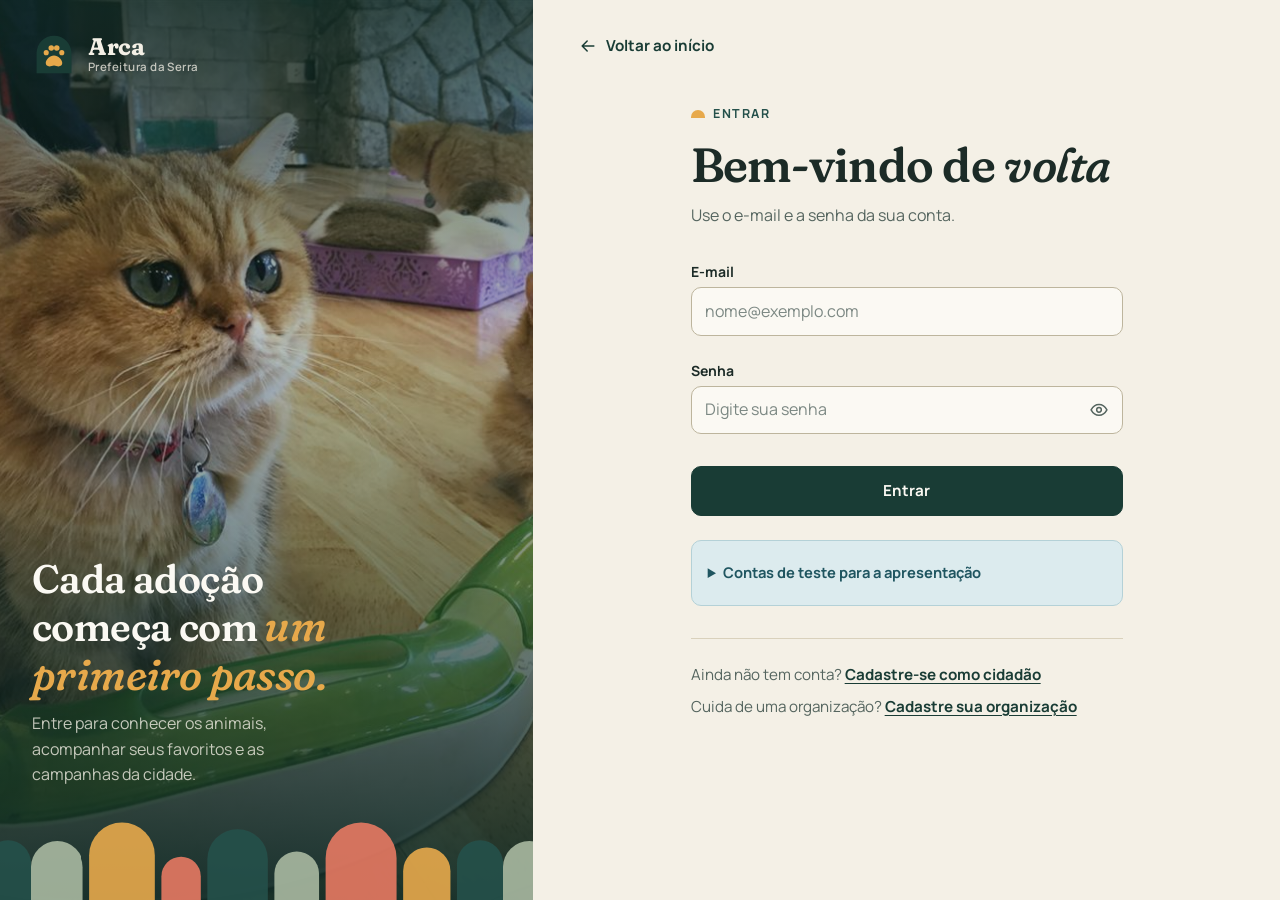
<file: adocao.html>
<!DOCTYPE html>
<html lang="pt-BR">
<head>
    <meta charset="UTF-8">
    <meta name="viewport" content="width=device-width, initial-scale=1.0">
    <title>Encontre seu companheiro - Programa Arca</title>
    <link rel="preconnect" href="https://fonts.googleapis.com">
    <link rel="preconnect" href="https://fonts.gstatic.com" crossorigin>
    <link href="https://fonts.googleapis.com/css2?family=Fraunces:ital,opsz,wght,SOFT,WONK@0,9..144,400..700,0..100,0..1;1,9..144,400..700,0..100,0..1&family=Manrope:wght@400;500;600;700;800&display=swap" rel="stylesheet">
    <link rel="stylesheet" href="./assets/css/style.css">
    <link rel="stylesheet" href="./assets/css/interno.css">
    <link rel="icon" href="./assets/imgs/favicon.svg" type="image/svg+xml">
</head>
<body>
    <a class="pular" href="#conteudo">Pular para o conteúdo</a>

    <div class="app">
        <aside class="menu" id="menu"></aside>
        <div class="veu" id="veu" hidden></div>

        <div class="principal">
            <header class="barra-mobile" id="barra-mobile"></header>

            <main class="conteudo" id="conteudo">
                <div class="cabecalho-pagina entrada">
                    <div>
                        <span class="sobrelinha">Adoção</span>
                        <h1>Quem está <em>esperando</em> por você</h1>
                        <p>Conheça um animal por vez. Se bater o coração, a organização responsável recebe seu contato.</p>
                    </div>
                    <button type="button" class="botao botao--texto" id="btn-ajuda">
                        <svg class="icone" aria-hidden="true"><use href="./assets/imgs/icons/sprite.svg#ajuda"></use></svg>
                        Como funciona?
                    </button>
                </div>

                <form class="filtros entrada" style="--i:1" id="filtros" role="search" aria-label="Filtrar animais" onsubmit="return false">
                    <div class="campo">
                        <label for="filtro-custo">Custo mensal máximo</label>
                        <input type="text" id="filtro-custo" inputmode="numeric" placeholder="Ex.: R$ 300">
                    </div>
                    <div class="campo">
                        <label for="filtro-porte">Porte</label>
                        <select id="filtro-porte">
                            <option value="">Todos os portes</option>
                            <option value="pequeno">Pequeno</option>
                            <option value="medio">Médio</option>
                            <option value="grande">Grande</option>
                        </select>
                    </div>
                    <div class="campo">
                        <label for="filtro-sexo">Sexo</label>
                        <select id="filtro-sexo">
                            <option value="">Todos</option>
                            <option value="macho">Macho</option>
                            <option value="femea">Fêmea</option>
                        </select>
                    </div>
                </form>

                <div id="swipe-card-container" class="entrada" style="--i:2" aria-live="polite"></div>

                <p class="nota-adocao entrada" style="--i:3">
                    <svg class="icone" aria-hidden="true"><use href="./assets/imgs/icons/sprite.svg#info"></use></svg>
                    <span><strong>Mantenha seus dados atualizados.</strong> É por eles que a organização entra em contato para os próximos passos da adoção.</span>
                </p>
            </main>

            <footer class="rodape-interno">© 2026 Programa Arca · Prefeitura da Serra</footer>
        </div>
    </div>

    <dialog class="dialogo" id="modal-ajuda" aria-labelledby="ajuda-titulo">
        <div class="dialogo__cabecalho">
            <h2 class="dialogo__titulo" id="ajuda-titulo">Como funciona para adotar?</h2>
            <button type="button" class="botao botao--texto botao--icone" data-fechar aria-label="Fechar">
                <svg class="icone" aria-hidden="true"><use href="./assets/imgs/icons/sprite.svg#x"></use></svg>
            </button>
        </div>
        <div class="dialogo__painel">
            <p>Ao tocar em <strong>Tenho interesse</strong>, você demonstra vontade de adotar e seus dados são enviados para a organização responsável pelo animal.</p>
            <p>A estrela guarda o animal em <strong>Favoritados</strong> para você ver depois. <strong>Ver outro</strong> mostra um novo animal.</p>
            <div class="dialogo__acoes"><button type="button" class="botao" data-fechar>Entendi</button></div>
        </div>
    </dialog>

    <script src="./assets/js/funcoes.js"></script>
    <script src="./assets/js/selecao.js"></script>
    <script src="./assets/js/conexao_bd.js"></script>
    <script src="./assets/js/sistema.js"></script>
    <script src="./assets/js/adocao.js"></script>
</body>
</html>
</file>
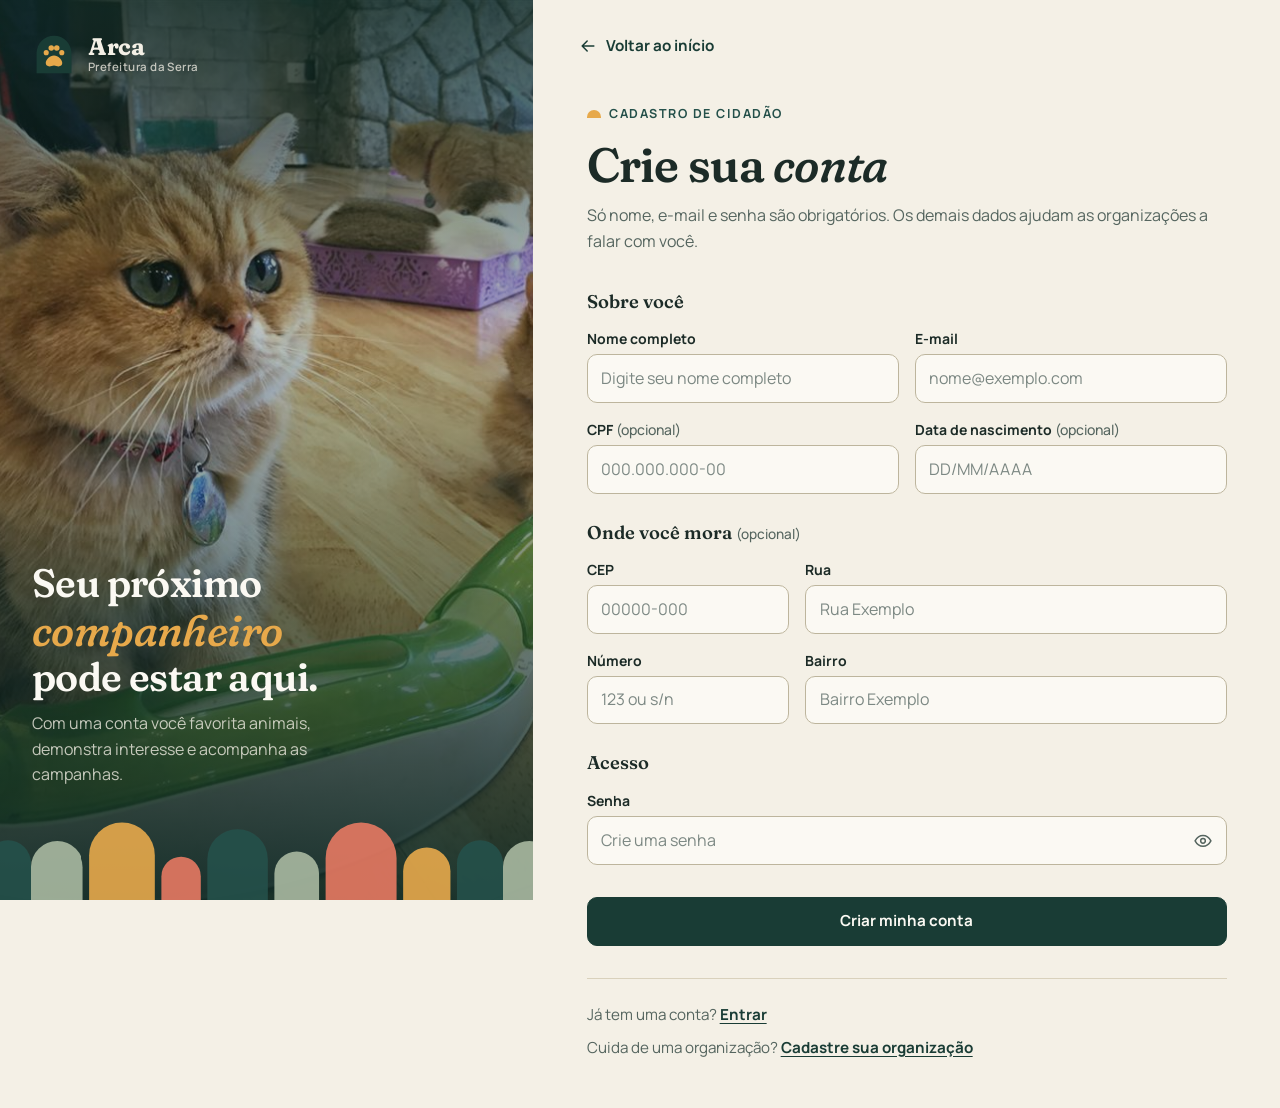
<file: cadastro.html>
<!DOCTYPE html>
<html lang="pt-BR">
<head>
    <meta charset="UTF-8">
    <meta name="viewport" content="width=device-width, initial-scale=1.0">
    <title>Cadastro de cidadão - Programa Arca</title>
    <link rel="preconnect" href="https://fonts.googleapis.com">
    <link rel="preconnect" href="https://fonts.gstatic.com" crossorigin>
    <link href="https://fonts.googleapis.com/css2?family=Fraunces:ital,opsz,wght,SOFT,WONK@0,9..144,400..700,0..100,0..1;1,9..144,400..700,0..100,0..1&family=Manrope:wght@400;500;600;700;800&display=swap" rel="stylesheet">
    <link rel="stylesheet" href="./assets/css/style.css">
    <link rel="stylesheet" href="./assets/css/publico.css">
    <link rel="icon" href="./assets/imgs/favicon.svg" type="image/svg+xml">
</head>
<body>
    <div class="auth">
        <aside class="auth__lateral sobre-escuro">
            <a class="marca marca--clara" href="./index.html" aria-label="Programa Arca, página inicial">
                <img src="./assets/imgs/Logo.svg" alt="" width="44" height="44">
                <span class="marca__texto"><strong>Arca</strong><small>Prefeitura da Serra</small></span>
            </a>
            <div>
                <h2>Seu próximo <em>companheiro</em> pode estar aqui.</h2>
                <p>Com uma conta você favorita animais, demonstra interesse e acompanha as campanhas.</p>
            </div>
            <img class="auth__fundo" src="./assets/imgs/gato-lg.jpg" alt="" style="object-position: 30% 45%">
            <div class="auth__arcos" aria-hidden="true"></div>
        </aside>

        <main class="auth__principal">
            <a class="botao botao--texto auth__voltar" href="./index.html">
                <svg class="icone" aria-hidden="true"><use href="./assets/imgs/icons/sprite.svg#seta-esquerda"></use></svg>
                Voltar ao início
            </a>

            <div class="auth__miolo entrada">
                <span class="sobrelinha">Cadastro de cidadão</span>
                <h1>Crie sua <em>conta</em></h1>
                <p class="auth__lead">Só nome, e-mail e senha são obrigatórios. Os demais dados ajudam as organizações a falar com você.</p>

                <div class="aviso aviso--erro" data-resumo role="alert" hidden style="margin-top: 1.5rem">
                    <svg class="icone" aria-hidden="true"><use href="./assets/imgs/icons/sprite.svg#alerta"></use></svg>
                    <div><strong>Não foi possível concluir o cadastro.</strong><span data-resumo-texto></span></div>
                </div>

                <form class="cadastro-form form-auth" method="post" novalidate>
                    <fieldset class="grade-campos">
                        <legend>Sobre você</legend>
                        <div class="campo span-6">
                            <label for="nome">Nome completo</label>
                            <input type="text" id="nome" name="nome" placeholder="Digite seu nome completo" autocomplete="name" required data-erro="Informe seu nome completo.">
                        </div>
                        <div class="campo span-6">
                            <label for="email">E-mail</label>
                            <input type="email" id="email" name="email" placeholder="nome@exemplo.com" autocomplete="email" required data-erro="Informe seu e-mail.">
                        </div>
                        <div class="campo span-6">
                            <label for="cpf">CPF <span class="campo__opcional">(opcional)</span></label>
                            <input type="text" id="cpf" name="cpf" inputmode="numeric" placeholder="000.000.000-00" maxlength="14" data-mascara="cpf" autocomplete="off">
                        </div>
                        <div class="campo span-6">
                            <label for="data-nascimento">Data de nascimento <span class="campo__opcional">(opcional)</span></label>
                            <input type="text" id="data-nascimento" name="data-nascimento" inputmode="numeric" placeholder="DD/MM/AAAA" maxlength="10" data-mascara="data" autocomplete="bday">
                        </div>
                    </fieldset>

                    <fieldset class="grade-campos">
                        <legend>Onde você mora <span class="campo__opcional" style="font-family: var(--fonte-texto); font-size: .85rem">(opcional)</span></legend>
                        <div class="campo span-4">
                            <label for="cep">CEP</label>
                            <input type="text" id="cep" name="cep" inputmode="numeric" placeholder="00000-000" maxlength="9" data-mascara="cep" autocomplete="postal-code">
                        </div>
                        <div class="campo span-8">
                            <label for="rua">Rua</label>
                            <input type="text" id="rua" name="rua" placeholder="Rua Exemplo" autocomplete="address-line1">
                        </div>
                        <div class="campo span-4">
                            <label for="numero">Número</label>
                            <input type="text" id="numero" name="numero" placeholder="123 ou s/n" maxlength="8">
                        </div>
                        <div class="campo span-8">
                            <label for="bairro">Bairro</label>
                            <input type="text" id="bairro" name="bairro" placeholder="Bairro Exemplo">
                        </div>
                    </fieldset>

                    <fieldset class="grade-campos">
                        <legend>Acesso</legend>
                        <div class="campo">
                            <label for="senha">Senha</label>
                            <div class="campo-senha">
                                <input type="password" id="senha" name="senha" placeholder="Crie uma senha" autocomplete="new-password" required data-erro="Crie uma senha.">
                                <button type="button" data-mostrar-senha="#senha" aria-pressed="false" aria-label="Mostrar senha">
                                    <svg class="icone" aria-hidden="true"><use href="./assets/imgs/icons/sprite.svg#olho"></use></svg>
                                </button>
                            </div>
                        </div>
                    </fieldset>

                    <div class="form-auth__acoes">
                        <button type="submit" class="botao">Criar minha conta</button>
                    </div>
                </form>

                <div class="auth__rodape-form">
                    <p>Já tem uma conta? <a href="./login.html">Entrar</a></p>
                    <p>Cuida de uma organização? <a href="./cadastro_representante.html">Cadastre sua organização</a></p>
                </div>
            </div>
        </main>
    </div>

    <script src="./assets/js/funcoes.js"></script>
    <script src="./assets/js/conexao_bd.js"></script>
    <script src="./assets/js/registro.js"></script>
</body>
</html>
</file>
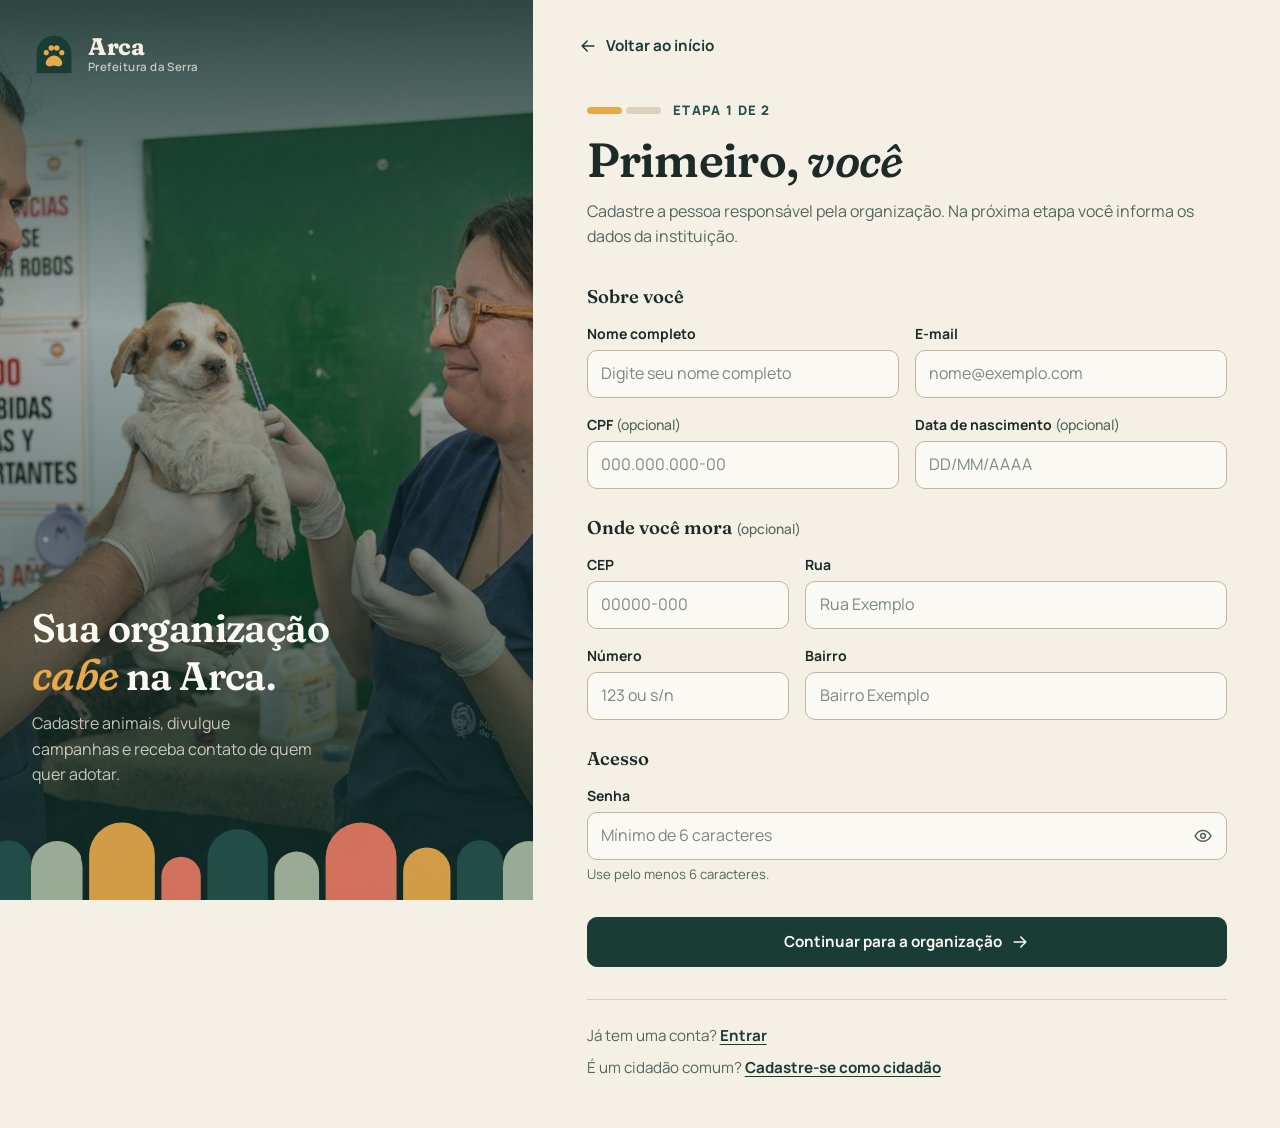
<file: cadastro_instituicao.html>
<!DOCTYPE html>
<html lang="pt-BR">
<head>
    <meta charset="UTF-8">
    <meta name="viewport" content="width=device-width, initial-scale=1.0">
    <title>Cadastro de instituição - Programa Arca</title>
    <link rel="preconnect" href="https://fonts.googleapis.com">
    <link rel="preconnect" href="https://fonts.gstatic.com" crossorigin>
    <link href="https://fonts.googleapis.com/css2?family=Fraunces:ital,opsz,wght,SOFT,WONK@0,9..144,400..700,0..100,0..1;1,9..144,400..700,0..100,0..1&family=Manrope:wght@400;500;600;700;800&display=swap" rel="stylesheet">
    <link rel="stylesheet" href="./assets/css/style.css">
    <link rel="stylesheet" href="./assets/css/publico.css">
    <link rel="icon" href="./assets/imgs/favicon.svg" type="image/svg+xml">
</head>
<body>
    <div class="auth">
        <aside class="auth__lateral sobre-escuro">
            <a class="marca marca--clara" href="./index.html" aria-label="Programa Arca, página inicial">
                <img src="./assets/imgs/Logo.svg" alt="" width="44" height="44">
                <span class="marca__texto"><strong>Arca</strong><small>Prefeitura da Serra</small></span>
            </a>
            <div>
                <h2>Agora, a <em>casa</em> de quem cuida.</h2>
                <p>Com os dados da instituição, você já pode cadastrar animais e publicar campanhas.</p>
            </div>
            <img class="auth__fundo" src="./assets/imgs/campanha-1.jpg" alt="" style="object-position: 58% 35%">
            <div class="auth__arcos" aria-hidden="true"></div>
        </aside>

        <main class="auth__principal">
            <a class="botao botao--texto auth__voltar" href="./cadastro_representante.html">
                <svg class="icone" aria-hidden="true"><use href="./assets/imgs/icons/sprite.svg#seta-esquerda"></use></svg>
                Voltar à etapa 1
            </a>

            <div class="auth__miolo entrada">
                <div class="etapas">
                    <span class="etapas__barra" aria-hidden="true"><span class="feita"></span><span class="feita"></span></span>
                    <span>Etapa 2 de 2</span>
                </div>
                <h1>Dados da <em>instituição</em></h1>
                <p class="auth__lead">Nome, CNPJ e e-mail de contato são obrigatórios. O restante pode ser completado depois.</p>

                <div class="aviso aviso--erro" data-resumo role="alert" hidden style="margin-top: 1.5rem">
                    <svg class="icone" aria-hidden="true"><use href="./assets/imgs/icons/sprite.svg#alerta"></use></svg>
                    <div><strong>Não foi possível finalizar o cadastro.</strong><span data-resumo-texto></span></div>
                </div>

                <form class="cadastro-form form-auth" method="post" novalidate>
                    <fieldset class="grade-campos">
                        <legend>Identificação</legend>
                        <div class="campo span-6">
                            <label for="nome-instituicao">Nome da instituição</label>
                            <input type="text" id="nome-instituicao" name="nome-instituicao" placeholder="Nome oficial" required data-erro="Informe o nome da instituição.">
                        </div>
                        <div class="campo span-6">
                            <label for="nome-fantasia">Nome fantasia <span class="campo__opcional">(opcional)</span></label>
                            <input type="text" id="nome-fantasia" name="nome-fantasia" placeholder="Como as pessoas conhecem vocês">
                        </div>
                        <div class="campo span-5">
                            <label for="tipo-instituicao">Tipo de instituição</label>
                            <select id="tipo-instituicao" name="tipo-instituicao">
                                <option value="ONG">ONG</option>
                                <option value="protetor">Protetor independente</option>
                                <option value="abrigo">Abrigo</option>
                                <option value="projeto">Projeto social</option>
                            </select>
                        </div>
                        <div class="campo span-4">
                            <label for="cnpj">CNPJ</label>
                            <input type="text" id="cnpj" name="cnpj" inputmode="numeric" placeholder="00.000.000/0000-00" maxlength="18" data-mascara="cnpj" required data-erro="Informe o CNPJ da instituição.">
                        </div>
                        <div class="campo span-3">
                            <label for="data-fundacao">Fundação <span class="campo__opcional">(opcional)</span></label>
                            <input type="text" id="data-fundacao" name="data-fundacao" inputmode="numeric" placeholder="DD/MM/AAAA" maxlength="10" data-mascara="data">
                        </div>
                    </fieldset>

                    <fieldset class="grade-campos">
                        <legend>Endereço <span class="campo__opcional" style="font-family: var(--fonte-texto); font-size: .85rem">(opcional)</span></legend>
                        <div class="campo span-4">
                            <label for="cep">CEP</label>
                            <input type="text" id="cep" name="cep" inputmode="numeric" placeholder="00000-000" maxlength="9" data-mascara="cep" autocomplete="postal-code">
                        </div>
                        <div class="campo span-5">
                            <label for="rua">Rua</label>
                            <input type="text" id="rua" name="rua" placeholder="Rua Exemplo" autocomplete="address-line1">
                        </div>
                        <div class="campo span-3">
                            <label for="numero">Número</label>
                            <input type="text" id="numero" name="numero" placeholder="123 ou s/n" maxlength="8">
                        </div>
                        <div class="campo">
                            <label for="bairro">Bairro</label>
                            <input type="text" id="bairro" name="bairro" placeholder="Bairro Exemplo">
                        </div>
                    </fieldset>

                    <fieldset class="grade-campos">
                        <legend>Contato</legend>
                        <div class="campo span-6">
                            <label for="celular">Celular <span class="campo__opcional">(opcional)</span></label>
                            <input type="tel" id="celular" name="celular" inputmode="tel" placeholder="(00) 00000-0000" maxlength="15" data-mascara="telefone" autocomplete="tel">
                        </div>
                        <div class="campo span-6">
                            <label for="email">E-mail de contato</label>
                            <input type="email" id="email" name="email" placeholder="contato@organizacao.org" required data-erro="Informe o e-mail de contato.">
                        </div>
                    </fieldset>

                    <div class="form-auth__acoes">
                        <a class="botao botao--contorno" href="./cadastro_representante.html">Voltar</a>
                        <button type="submit" class="botao">Finalizar cadastro</button>
                    </div>
                </form>
            </div>
        </main>
    </div>

    <script src="./assets/js/funcoes.js"></script>
    <script src="./assets/js/selecao.js"></script>
    <script src="./assets/js/conexao_bd.js"></script>
    <script src="./assets/js/cadastro_instituicao.js"></script>
</body>
</html>
</file>
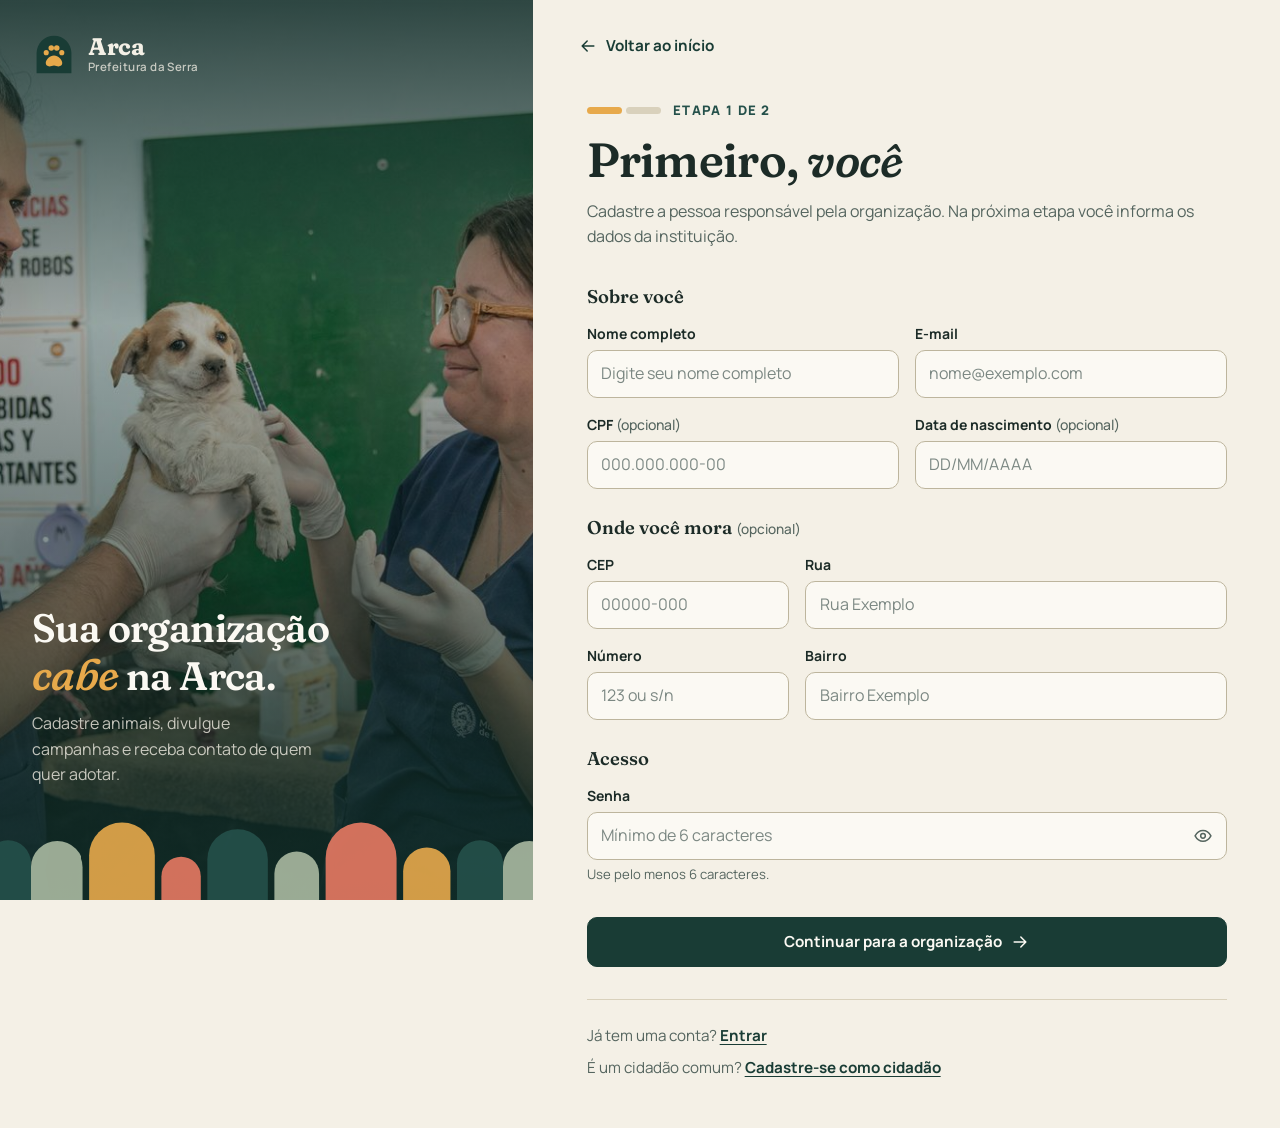
<file: cadastro_representante.html>
<!DOCTYPE html>
<html lang="pt-BR">
<head>
    <meta charset="UTF-8">
    <meta name="viewport" content="width=device-width, initial-scale=1.0">
    <title>Cadastro de representante - Programa Arca</title>
    <link rel="preconnect" href="https://fonts.googleapis.com">
    <link rel="preconnect" href="https://fonts.gstatic.com" crossorigin>
    <link href="https://fonts.googleapis.com/css2?family=Fraunces:ital,opsz,wght,SOFT,WONK@0,9..144,400..700,0..100,0..1;1,9..144,400..700,0..100,0..1&family=Manrope:wght@400;500;600;700;800&display=swap" rel="stylesheet">
    <link rel="stylesheet" href="./assets/css/style.css">
    <link rel="stylesheet" href="./assets/css/publico.css">
    <link rel="icon" href="./assets/imgs/favicon.svg" type="image/svg+xml">
</head>
<body>
    <div class="auth">
        <aside class="auth__lateral sobre-escuro">
            <a class="marca marca--clara" href="./index.html" aria-label="Programa Arca, página inicial">
                <img src="./assets/imgs/Logo.svg" alt="" width="44" height="44">
                <span class="marca__texto"><strong>Arca</strong><small>Prefeitura da Serra</small></span>
            </a>
            <div>
                <h2>Sua organização <em>cabe</em> na Arca.</h2>
                <p>Cadastre animais, divulgue campanhas e receba contato de quem quer adotar.</p>
            </div>
            <img class="auth__fundo" src="./assets/imgs/campanha-1.jpg" alt="" style="object-position: 58% 35%">
            <div class="auth__arcos" aria-hidden="true"></div>
        </aside>

        <main class="auth__principal">
            <a class="botao botao--texto auth__voltar" href="./index.html">
                <svg class="icone" aria-hidden="true"><use href="./assets/imgs/icons/sprite.svg#seta-esquerda"></use></svg>
                Voltar ao início
            </a>

            <div class="auth__miolo entrada">
                <div class="etapas">
                    <span class="etapas__barra" aria-hidden="true"><span class="feita"></span><span></span></span>
                    <span>Etapa 1 de 2</span>
                </div>
                <h1>Primeiro, <em>você</em></h1>
                <p class="auth__lead">Cadastre a pessoa responsável pela organização. Na próxima etapa você informa os dados da instituição.</p>

                <div class="aviso aviso--erro" data-resumo role="alert" hidden style="margin-top: 1.5rem">
                    <svg class="icone" aria-hidden="true"><use href="./assets/imgs/icons/sprite.svg#alerta"></use></svg>
                    <div><strong>Não foi possível continuar.</strong><span data-resumo-texto></span></div>
                </div>

                <form class="cadastro-form form-auth" method="post" novalidate>
                    <fieldset class="grade-campos">
                        <legend>Sobre você</legend>
                        <div class="campo span-6">
                            <label for="nome">Nome completo</label>
                            <input type="text" id="nome" name="nome" placeholder="Digite seu nome completo" autocomplete="name" required data-erro="Informe seu nome completo.">
                        </div>
                        <div class="campo span-6">
                            <label for="email">E-mail</label>
                            <input type="email" id="email" name="email" placeholder="nome@exemplo.com" autocomplete="email" required data-erro="Informe seu e-mail.">
                        </div>
                        <div class="campo span-6">
                            <label for="cpf">CPF <span class="campo__opcional">(opcional)</span></label>
                            <input type="text" id="cpf" name="cpf" inputmode="numeric" placeholder="000.000.000-00" maxlength="14" data-mascara="cpf" autocomplete="off">
                        </div>
                        <div class="campo span-6">
                            <label for="data-nascimento">Data de nascimento <span class="campo__opcional">(opcional)</span></label>
                            <input type="text" id="data-nascimento" name="data-nascimento" inputmode="numeric" placeholder="DD/MM/AAAA" maxlength="10" data-mascara="data" autocomplete="bday">
                        </div>
                    </fieldset>

                    <fieldset class="grade-campos">
                        <legend>Onde você mora <span class="campo__opcional" style="font-family: var(--fonte-texto); font-size: .85rem">(opcional)</span></legend>
                        <div class="campo span-4">
                            <label for="cep">CEP</label>
                            <input type="text" id="cep" name="cep" inputmode="numeric" placeholder="00000-000" maxlength="9" data-mascara="cep" autocomplete="postal-code">
                        </div>
                        <div class="campo span-8">
                            <label for="rua">Rua</label>
                            <input type="text" id="rua" name="rua" placeholder="Rua Exemplo" autocomplete="address-line1">
                        </div>
                        <div class="campo span-4">
                            <label for="numero">Número</label>
                            <input type="text" id="numero" name="numero" placeholder="123 ou s/n" maxlength="8">
                        </div>
                        <div class="campo span-8">
                            <label for="bairro">Bairro</label>
                            <input type="text" id="bairro" name="bairro" placeholder="Bairro Exemplo">
                        </div>
                    </fieldset>

                    <fieldset class="grade-campos">
                        <legend>Acesso</legend>
                        <div class="campo">
                            <label for="senha">Senha</label>
                            <div class="campo-senha">
                                <input type="password" id="senha" name="senha" placeholder="Mínimo de 6 caracteres" minlength="6" autocomplete="new-password" required data-erro="Crie uma senha com pelo menos 6 caracteres.">
                                <button type="button" data-mostrar-senha="#senha" aria-pressed="false" aria-label="Mostrar senha">
                                    <svg class="icone" aria-hidden="true"><use href="./assets/imgs/icons/sprite.svg#olho"></use></svg>
                                </button>
                            </div>
                            <p class="campo__ajuda">Use pelo menos 6 caracteres.</p>
                        </div>
                    </fieldset>

                    <div class="form-auth__acoes">
                        <button type="submit" class="botao">Continuar para a organização
                            <svg class="icone icone--seta" aria-hidden="true"><use href="./assets/imgs/icons/sprite.svg#seta-direita"></use></svg>
                        </button>
                    </div>
                </form>

                <div class="auth__rodape-form">
                    <p>Já tem uma conta? <a href="./login.html">Entrar</a></p>
                    <p>É um cidadão comum? <a href="./cadastro.html">Cadastre-se como cidadão</a></p>
                </div>
            </div>
        </main>
    </div>

    <script src="./assets/js/funcoes.js"></script>
    <script src="./assets/js/conexao_bd.js"></script>
    <script src="./assets/js/cadastro_representante.js"></script>
</body>
</html>
</file>
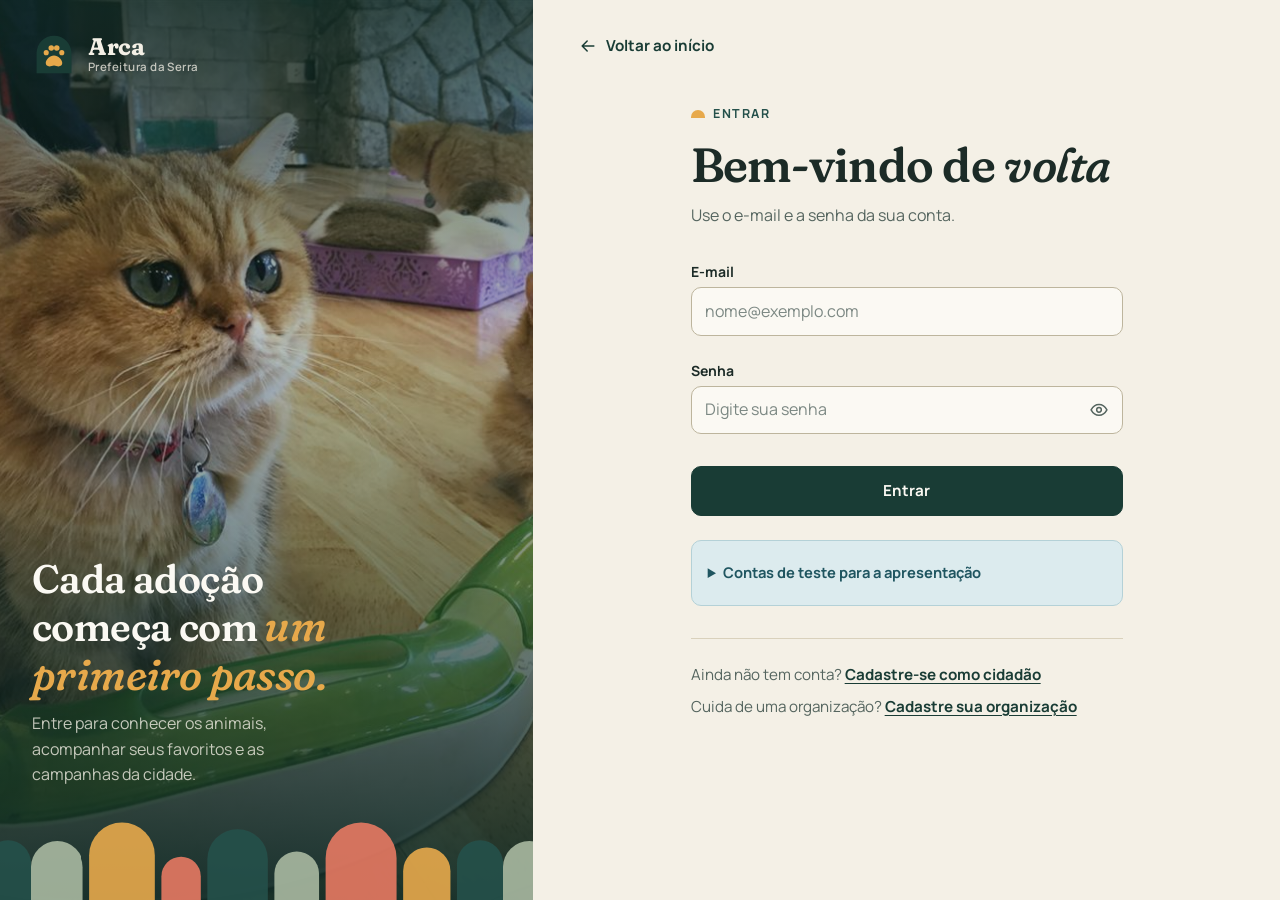
<file: campanhas.html>
<!DOCTYPE html>
<html lang="pt-BR">
<head>
    <meta charset="UTF-8">
    <meta name="viewport" content="width=device-width, initial-scale=1.0">
    <title>Campanhas - Programa Arca</title>
    <link rel="preconnect" href="https://fonts.googleapis.com">
    <link rel="preconnect" href="https://fonts.gstatic.com" crossorigin>
    <link href="https://fonts.googleapis.com/css2?family=Fraunces:ital,opsz,wght,SOFT,WONK@0,9..144,400..700,0..100,0..1;1,9..144,400..700,0..100,0..1&family=Manrope:wght@400;500;600;700;800&display=swap" rel="stylesheet">
    <link rel="stylesheet" href="./assets/css/style.css">
    <link rel="stylesheet" href="./assets/css/interno.css">
    <link rel="icon" href="./assets/imgs/favicon.svg" type="image/svg+xml">
</head>
<body>
    <a class="pular" href="#conteudo">Pular para o conteúdo</a>

    <div class="app">
        <aside class="menu" id="menu"></aside>
        <div class="veu" id="veu" hidden></div>

        <div class="principal">
            <header class="barra-mobile" id="barra-mobile"></header>

            <main class="conteudo" id="conteudo">
                <div class="cabecalho-pagina entrada">
                    <div>
                        <span class="sobrelinha">Campanhas</span>
                        <h1>O que está <em>acontecendo</em> na cidade</h1>
                        <p>Castração, vacinação e feiras de adoção organizadas pelo programa e pelas organizações parceiras.</p>
                    </div>
                </div>

                <div class="filtros entrada" style="--i:1">
                    <div>
                        <p class="campo__rotulo" id="rotulo-filtro-tipo">Objetivo</p>
                        <div class="chips" id="filtro-tipo" role="group" aria-labelledby="rotulo-filtro-tipo">
                            <button type="button" class="chip" data-tipo="" aria-pressed="true">Todas</button>
                            <button type="button" class="chip" data-tipo="Castração" aria-pressed="false">Castração</button>
                            <button type="button" class="chip" data-tipo="Vacinação" aria-pressed="false">Vacinação</button>
                            <button type="button" class="chip" data-tipo="Feira de Adoção" aria-pressed="false">Feira de Adoção</button>
                        </div>
                    </div>
                </div>

                <div id="campanhas-grid" aria-live="polite"></div>
            </main>

            <footer class="rodape-interno">© 2026 Programa Arca · Prefeitura da Serra</footer>
        </div>
    </div>

    <script src="./assets/js/funcoes.js"></script>
    <script src="./assets/js/conexao_bd.js"></script>
    <script src="./assets/js/sistema.js"></script>
    <script src="./assets/js/campanhas.js"></script>
</body>
</html>
</file>
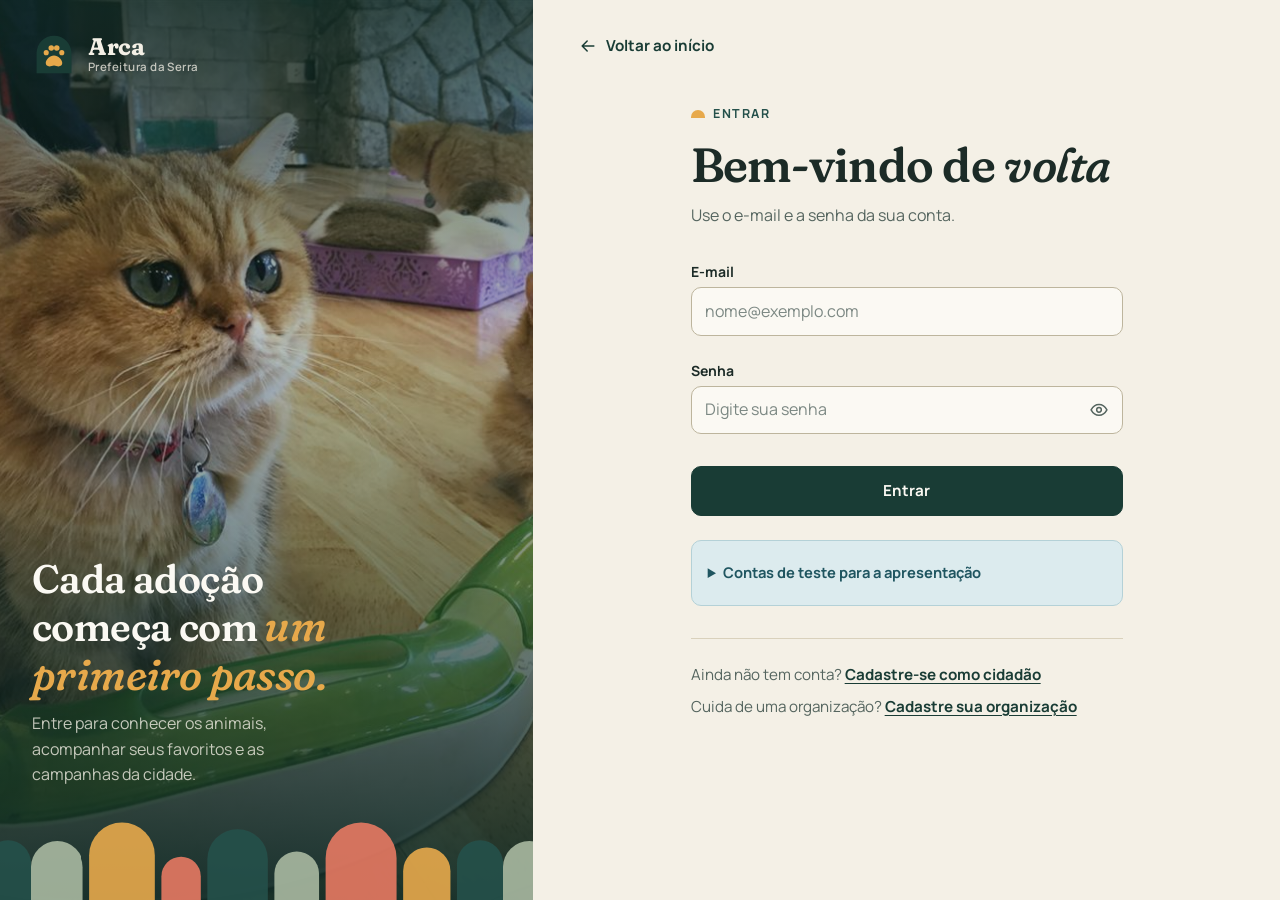
<file: campanhas_interno.html>
<!DOCTYPE html>
<html lang="pt-BR">
<head>
    <meta charset="UTF-8">
    <meta name="viewport" content="width=device-width, initial-scale=1.0">
    <title>Gerenciar campanhas - Programa Arca</title>
    <link rel="preconnect" href="https://fonts.googleapis.com">
    <link rel="preconnect" href="https://fonts.gstatic.com" crossorigin>
    <link href="https://fonts.googleapis.com/css2?family=Fraunces:ital,opsz,wght,SOFT,WONK@0,9..144,400..700,0..100,0..1;1,9..144,400..700,0..100,0..1&family=Manrope:wght@400;500;600;700;800&display=swap" rel="stylesheet">
    <link rel="stylesheet" href="./assets/css/style.css">
    <link rel="stylesheet" href="./assets/css/interno.css">
    <link rel="icon" href="./assets/imgs/favicon.svg" type="image/svg+xml">
</head>
<body>
    <a class="pular" href="#conteudo">Pular para o conteúdo</a>

    <div class="app">
        <aside class="menu" id="menu"></aside>
        <div class="veu" id="veu" hidden></div>

        <div class="principal">
            <header class="barra-mobile" id="barra-mobile"></header>

            <main class="conteudo" id="conteudo">
                <div class="cabecalho-pagina entrada">
                    <div>
                        <span class="sobrelinha">Painel da organização</span>
                        <h1>Campanhas que <em>movem</em> a cidade</h1>
                        <p>Divulgue ações de castração, vacinação e feiras de adoção para quem mora por perto.</p>
                    </div>
                    <button type="button" class="botao botao--dourado" id="btn-nova-campanha">
                        <svg class="icone" aria-hidden="true"><use href="./assets/imgs/icons/sprite.svg#mais"></use></svg>
                        Nova campanha
                    </button>
                </div>

                <form class="filtros entrada" style="--i:1" role="search" aria-label="Filtrar campanhas" onsubmit="return false">
                    <div class="campo filtros__busca">
                        <label for="filtro-nome">Nome</label>
                        <svg class="icone" aria-hidden="true"><use href="./assets/imgs/icons/sprite.svg#busca"></use></svg>
                        <input type="search" id="filtro-nome" placeholder="Buscar pelo nome">
                    </div>
                    <div class="campo">
                        <label for="filtro-tipo">Objetivo</label>
                        <select id="filtro-tipo">
                            <option value="">Todos os objetivos</option>
                            <option value="Castração">Castração</option>
                            <option value="Feira de Adoção">Feira de Adoção</option>
                            <option value="Vacinação">Vacinação</option>
                        </select>
                    </div>
                    <div class="campo">
                        <label for="filtro-local">Local</label>
                        <input type="text" id="filtro-local" placeholder="Digite o local">
                    </div>
                </form>

                <div id="campanhas-grid" aria-live="polite"></div>
            </main>

            <footer class="rodape-interno">© 2026 Programa Arca · Prefeitura da Serra</footer>
        </div>
    </div>

    <!-- Cadastro / edição de campanha -->
    <dialog class="dialogo dialogo--largo" id="modal-campanha" aria-labelledby="modal-title">
        <div class="form-dialogo form-dialogo--com-previa">
            <form id="form-campanha" class="form-dialogo__form" novalidate>
                <div class="dialogo__cabecalho">
                    <h2 class="dialogo__titulo" id="modal-title">Nova campanha</h2>
                    <button type="button" class="botao botao--texto botao--icone" data-fechar aria-label="Fechar">
                        <svg class="icone" aria-hidden="true"><use href="./assets/imgs/icons/sprite.svg#x"></use></svg>
                    </button>
                </div>

                <div class="form-dialogo__corpo">
                    <div class="aviso aviso--erro" data-resumo role="alert" hidden id="modal-alert">
                        <svg class="icone" aria-hidden="true"><use href="./assets/imgs/icons/sprite.svg#alerta"></use></svg>
                        <div><strong>Não foi possível salvar a campanha.</strong><span data-resumo-texto>Revise os campos destacados.</span></div>
                    </div>

                    <div class="grade-campos">
                        <div class="campo span-7">
                            <label for="campanha-nome">Título da campanha</label>
                            <input name="campanha_nome" type="text" id="campanha-nome" placeholder="Ex.: ONG Amor de Pet" required data-erro="Informe o título ou o nome da organização.">
                        </div>
                        <div class="campo span-5">
                            <label for="campanha-tipo">Tipo de campanha</label>
                            <select name="campanha_tipo" id="campanha-tipo" required data-erro="Escolha o tipo de campanha.">
                                <option value="">Selecione</option>
                                <option value="Castração">Castração</option>
                                <option value="Feira de Adoção">Feira de Adoção</option>
                                <option value="Vacinação">Vacinação</option>
                            </select>
                        </div>
                        <div class="campo">
                            <label for="campanha-descricao">Descrição</label>
                            <textarea name="campanha_descricao" id="campanha-descricao" placeholder="O que vai acontecer, quem pode participar, o que levar" required data-erro="Escreva uma descrição da campanha."></textarea>
                        </div>
                        <div class="campo span-4">
                            <label for="campanha-dia">Dia</label>
                            <input name="campanha_dia" type="date" id="campanha-dia" required data-erro="Escolha o dia do evento.">
                        </div>
                        <div class="campo span-4">
                            <label for="campanha-inicio">Início</label>
                            <input name="campanha_inicio" type="time" id="campanha-inicio" required data-erro="Informe o horário de início.">
                        </div>
                        <div class="campo span-4">
                            <label for="campanha-fim">Fim</label>
                            <input name="campanha_fim" type="time" id="campanha-fim" required data-erro="Informe o horário de término.">
                        </div>
                        <div class="campo">
                            <label for="campanha-local">Local do evento</label>
                            <input name="campanha_local" type="text" id="campanha-local" placeholder="Ex.: Pracinha de Cidade Continental" required data-erro="Informe onde será o evento.">
                        </div>
                        <div class="campo">
                            <label for="campanha-imagem">Imagem da campanha <span class="campo__opcional">(opcional)</span></label>
                            <input name="campanha_imagem" type="file" id="campanha-imagem" accept="image/*">
                            <p class="campo__ajuda">Se não enviar, usamos uma imagem padrão. Ao editar, a imagem atual é mantida.</p>
                        </div>
                    </div>
                </div>

                <div class="form-dialogo__rodape">
                    <button type="button" class="botao botao--contorno" id="btn-cancelar" data-fechar>Cancelar</button>
                    <button type="submit" class="botao" id="btn-salvar">Salvar campanha</button>
                </div>
            </form>

            <aside class="previa" aria-label="Pré-visualização">
                <p class="previa__rotulo">Pré-visualização</p>
                <div class="previa__foto previa__foto--paisagem arco"><img id="preview-img" src="./assets/imgs/placeholder.png" alt=""></div>
                <div id="preview-tipo"><span class="etiqueta etiqueta--neutra">Tipo de campanha</span></div>
                <h3 class="previa__nome" id="preview-nome">Título da campanha</h3>
                <p class="previa__texto" id="preview-descricao">Descrição da campanha...</p>
                <div class="previa__info">
                    <span><svg class="icone" aria-hidden="true"><use href="./assets/imgs/icons/sprite.svg#calendario"></use></svg><span id="preview-data">Data do evento</span></span>
                    <span><svg class="icone" aria-hidden="true"><use href="./assets/imgs/icons/sprite.svg#mapa"></use></svg><span id="preview-local">Local do evento</span></span>
                </div>
            </aside>
        </div>
    </dialog>

    <script src="./assets/js/funcoes.js"></script>
    <script src="./assets/js/selecao.js"></script>
    <script src="./assets/js/conexao_bd.js"></script>
    <script src="./assets/js/sistema.js"></script>
    <script src="./assets/js/campanhas_interno.js"></script>
</body>
</html>
</file>
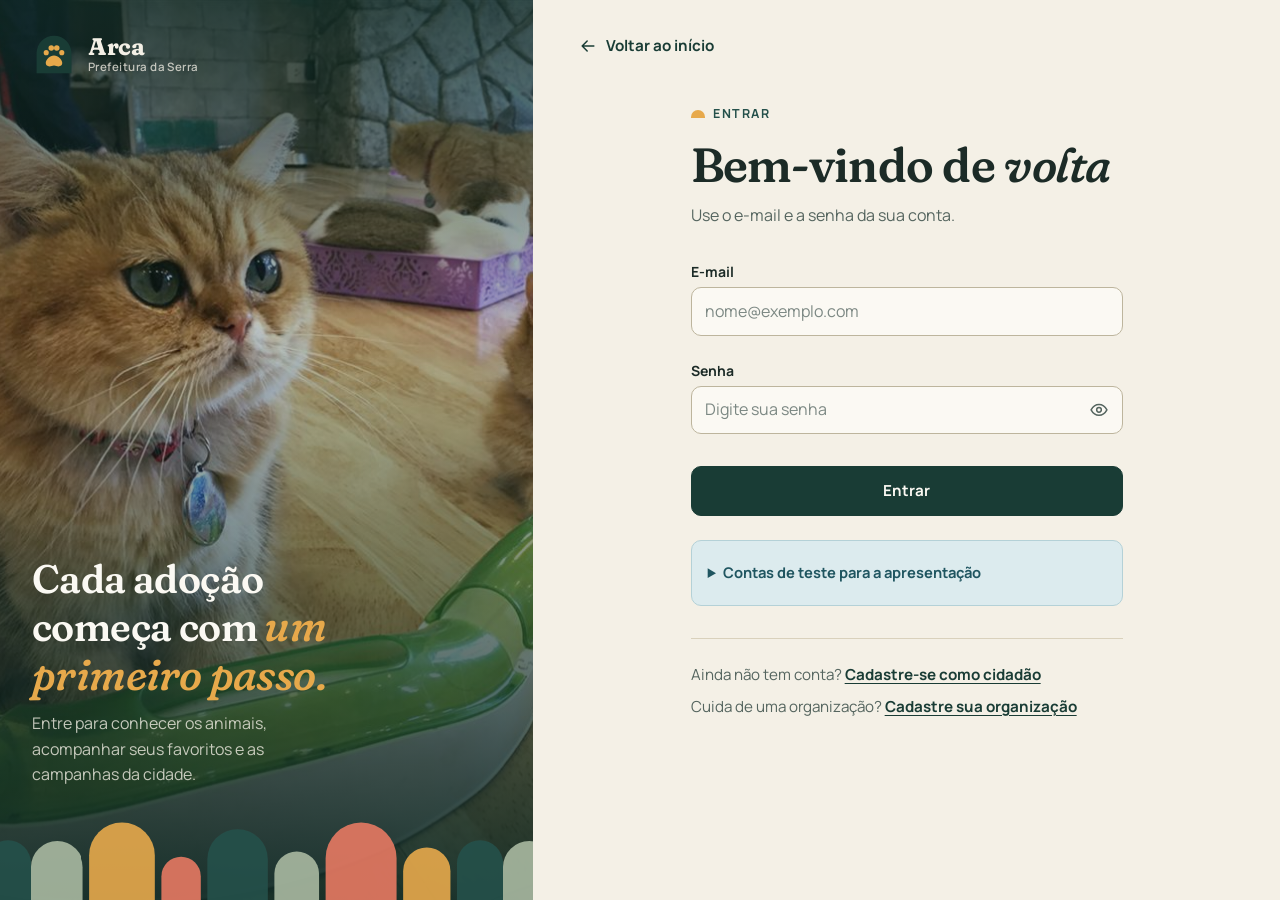
<file: favoritados.html>
<!DOCTYPE html>
<html lang="pt-BR">
<head>
    <meta charset="UTF-8">
    <meta name="viewport" content="width=device-width, initial-scale=1.0">
    <title>Favoritados - Programa Arca</title>
    <link rel="preconnect" href="https://fonts.googleapis.com">
    <link rel="preconnect" href="https://fonts.gstatic.com" crossorigin>
    <link href="https://fonts.googleapis.com/css2?family=Fraunces:ital,opsz,wght,SOFT,WONK@0,9..144,400..700,0..100,0..1;1,9..144,400..700,0..100,0..1&family=Manrope:wght@400;500;600;700;800&display=swap" rel="stylesheet">
    <link rel="stylesheet" href="./assets/css/style.css">
    <link rel="stylesheet" href="./assets/css/interno.css">
    <link rel="icon" href="./assets/imgs/favicon.svg" type="image/svg+xml">
</head>
<body>
    <a class="pular" href="#conteudo">Pular para o conteúdo</a>

    <div class="app">
        <aside class="menu" id="menu"></aside>
        <div class="veu" id="veu" hidden></div>

        <div class="principal">
            <header class="barra-mobile" id="barra-mobile"></header>

            <main class="conteudo" id="conteudo">
                <div class="cabecalho-pagina entrada">
                    <div>
                        <span class="sobrelinha">Adoção</span>
                        <h1>Os que <em>ficaram</em> no seu coração</h1>
                        <p>Seus animais favoritados ficam aqui para você decidir com calma.</p>
                    </div>
                </div>

                <form class="filtros entrada" style="--i:1" role="search" aria-label="Filtrar favoritos" onsubmit="return false">
                    <div class="campo filtros__busca">
                        <label for="filtro-nome">Nome</label>
                        <svg class="icone" aria-hidden="true"><use href="./assets/imgs/icons/sprite.svg#busca"></use></svg>
                        <input type="search" id="filtro-nome" placeholder="Buscar pelo nome">
                    </div>
                    <div class="campo">
                        <label for="filtro-porte">Porte</label>
                        <select id="filtro-porte">
                            <option value="">Todos os portes</option>
                            <option value="pequeno">Pequeno</option>
                            <option value="medio">Médio</option>
                            <option value="grande">Grande</option>
                        </select>
                    </div>
                    <div class="campo">
                        <label for="filtro-sexo">Sexo</label>
                        <select id="filtro-sexo">
                            <option value="">Todos</option>
                            <option value="macho">Macho</option>
                            <option value="femea">Fêmea</option>
                        </select>
                    </div>
                </form>

                <div id="favoritados-grid" aria-live="polite"></div>
            </main>

            <footer class="rodape-interno">© 2026 Programa Arca · Prefeitura da Serra</footer>
        </div>
    </div>

    <script src="./assets/js/funcoes.js"></script>
    <script src="./assets/js/selecao.js"></script>
    <script src="./assets/js/conexao_bd.js"></script>
    <script src="./assets/js/sistema.js"></script>
    <script src="./assets/js/favoritados.js"></script>
</body>
</html>
</file>
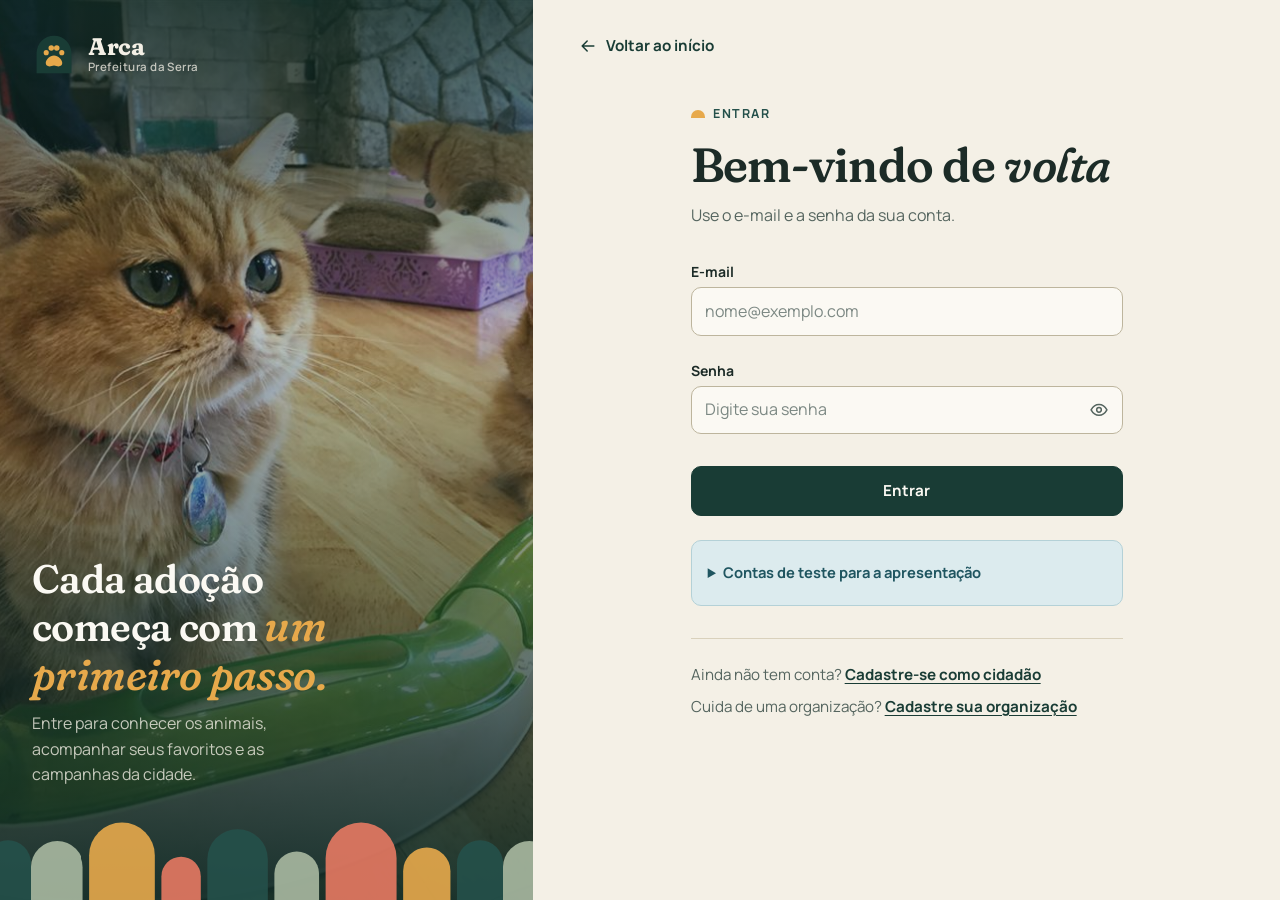
<file: historico.html>
<!DOCTYPE html>
<html lang="pt-BR">
<head>
    <meta charset="UTF-8">
    <meta name="viewport" content="width=device-width, initial-scale=1.0">
    <title>Histórico de ações - Programa Arca</title>
    <link rel="preconnect" href="https://fonts.googleapis.com">
    <link rel="preconnect" href="https://fonts.gstatic.com" crossorigin>
    <link href="https://fonts.googleapis.com/css2?family=Fraunces:ital,opsz,wght,SOFT,WONK@0,9..144,400..700,0..100,0..1;1,9..144,400..700,0..100,0..1&family=Manrope:wght@400;500;600;700;800&display=swap" rel="stylesheet">
    <link rel="stylesheet" href="./assets/css/style.css">
    <link rel="stylesheet" href="./assets/css/interno.css">
    <link rel="icon" href="./assets/imgs/favicon.svg" type="image/svg+xml">
</head>
<body>
    <a class="pular" href="#conteudo">Pular para o conteúdo</a>

    <div class="app">
        <aside class="menu" id="menu"></aside>
        <div class="veu" id="veu" hidden></div>

        <div class="principal">
            <header class="barra-mobile" id="barra-mobile"></header>

            <main class="conteudo" id="conteudo">
                <div class="cabecalho-pagina entrada">
                    <div>
                        <span class="sobrelinha">Adoção</span>
                        <h1>Seu <em>caminho</em> até aqui</h1>
                        <p>Tudo o que você favoritou ou pelo que demonstrou interesse, do mais recente ao mais antigo.</p>
                    </div>
                </div>

                <div class="filtros entrada" style="--i:1">
                    <div>
                        <p class="campo__rotulo" id="rotulo-filtro-acao">Filtrar por ação</p>
                        <div class="chips" id="filtro-acao" role="group" aria-labelledby="rotulo-filtro-acao">
                            <button type="button" class="chip" data-acao="" aria-pressed="true">Todas</button>
                            <button type="button" class="chip" data-acao="interessado" aria-pressed="false">Interesse em adotar</button>
                            <button type="button" class="chip" data-acao="favorito" aria-pressed="false">Favoritado</button>
                            <button type="button" class="chip" data-acao="desfavoritado" aria-pressed="false">Removido dos favoritos</button>
                        </div>
                    </div>
                </div>

                <div id="historico-grid" aria-live="polite"></div>
            </main>

            <footer class="rodape-interno">© 2026 Programa Arca · Prefeitura da Serra</footer>
        </div>
    </div>

    <script src="./assets/js/funcoes.js"></script>
    <script src="./assets/js/conexao_bd.js"></script>
    <script src="./assets/js/sistema.js"></script>
    <script src="./assets/js/historico.js"></script>
</body>
</html>
</file>
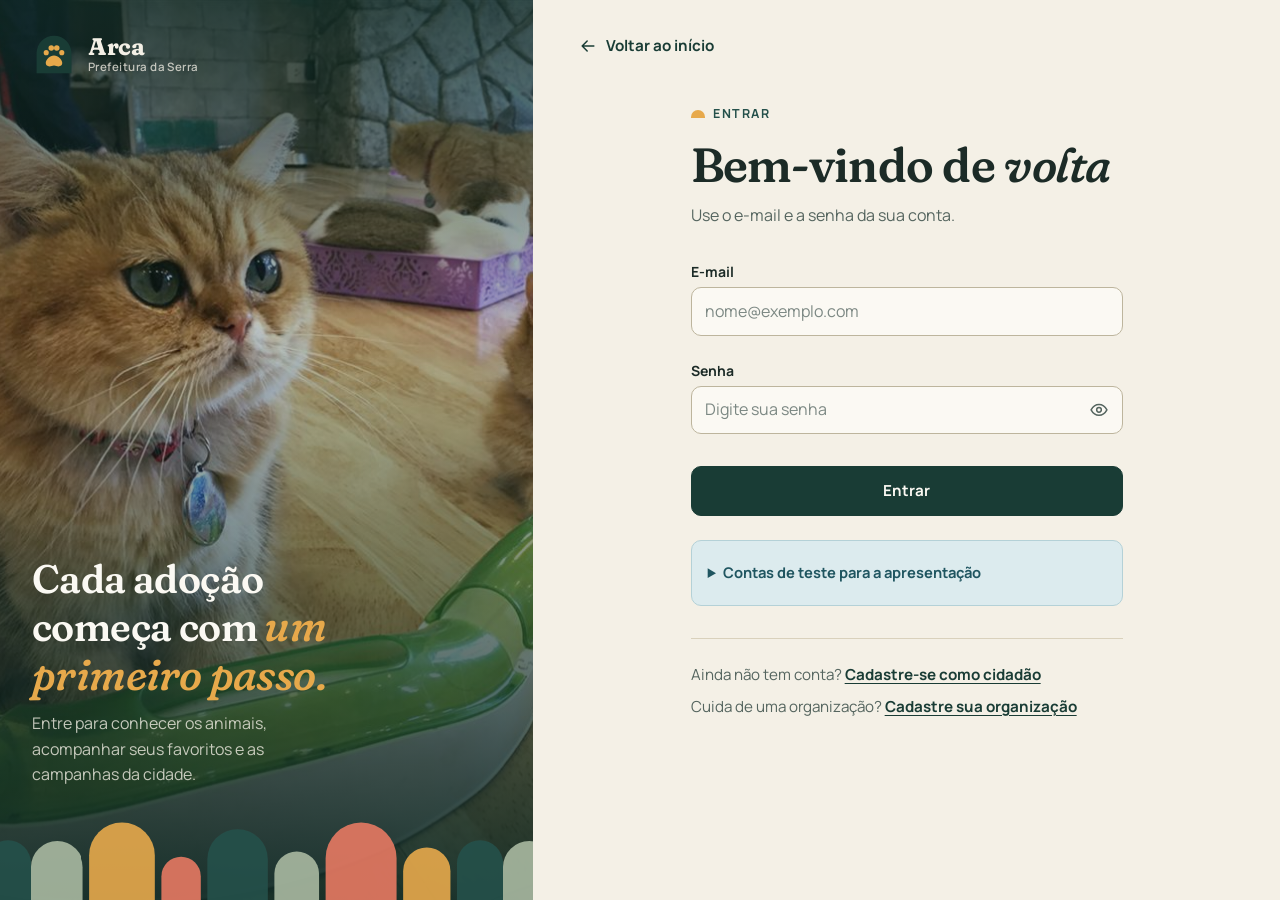
<file: listagem_animais.html>
<!DOCTYPE html>
<html lang="pt-BR">
<head>
    <meta charset="UTF-8">
    <meta name="viewport" content="width=device-width, initial-scale=1.0">
    <title>Animais da organização - Programa Arca</title>
    <link rel="preconnect" href="https://fonts.googleapis.com">
    <link rel="preconnect" href="https://fonts.gstatic.com" crossorigin>
    <link href="https://fonts.googleapis.com/css2?family=Fraunces:ital,opsz,wght,SOFT,WONK@0,9..144,400..700,0..100,0..1;1,9..144,400..700,0..100,0..1&family=Manrope:wght@400;500;600;700;800&display=swap" rel="stylesheet">
    <link rel="stylesheet" href="./assets/css/style.css">
    <link rel="stylesheet" href="./assets/css/interno.css">
    <link rel="icon" href="./assets/imgs/favicon.svg" type="image/svg+xml">
</head>
<body>
    <a class="pular" href="#conteudo">Pular para o conteúdo</a>

    <div class="app">
        <aside class="menu" id="menu"></aside>
        <div class="veu" id="veu" hidden></div>

        <div class="principal">
            <header class="barra-mobile" id="barra-mobile"></header>

            <main class="conteudo" id="conteudo">
                <div class="cabecalho-pagina entrada">
                    <div>
                        <span class="sobrelinha">Painel da organização</span>
                        <h1>Animais à espera de <em>um lar</em></h1>
                        <p>Cadastre, edite e acompanhe os animais que sua organização oferece para adoção.</p>
                    </div>
                    <button type="button" class="botao botao--dourado" id="btn-novo-animal">
                        <svg class="icone" aria-hidden="true"><use href="./assets/imgs/icons/sprite.svg#mais"></use></svg>
                        Novo animal
                    </button>
                </div>

                <div class="resumo entrada" style="--i:1">
                    <div class="resumo__item"><span class="resumo__numero" id="resumo-total">0</span><span class="resumo__rotulo">animais cadastrados</span></div>
                    <div class="resumo__item"><span class="resumo__numero" id="resumo-atencao">0</span><span class="resumo__rotulo">pedem atenção de saúde</span></div>
                    <div class="resumo__item"><span class="resumo__numero" id="resumo-interessados">0</span><span class="resumo__rotulo">interessados novos</span></div>
                </div>

                <form class="filtros entrada" style="--i:2" role="search" aria-label="Filtrar animais" onsubmit="return false">
                    <div class="campo filtros__busca">
                        <label for="filtro-nome">Nome</label>
                        <svg class="icone" aria-hidden="true"><use href="./assets/imgs/icons/sprite.svg#busca"></use></svg>
                        <input type="search" id="filtro-nome" placeholder="Buscar pelo nome">
                    </div>
                    <div class="campo">
                        <label for="filtro-custo">Custo mensal máximo</label>
                        <input type="text" id="filtro-custo" inputmode="numeric" placeholder="Ex.: R$ 300">
                    </div>
                    <div class="campo">
                        <label for="filtro-porte">Porte</label>
                        <select id="filtro-porte">
                            <option value="">Todos os portes</option>
                            <option value="pequeno">Pequeno</option>
                            <option value="medio">Médio</option>
                            <option value="grande">Grande</option>
                        </select>
                    </div>
                    <div class="campo">
                        <label for="filtro-sexo">Sexo</label>
                        <select id="filtro-sexo">
                            <option value="">Todos</option>
                            <option value="macho">Macho</option>
                            <option value="femea">Fêmea</option>
                        </select>
                    </div>
                </form>

                <div id="animais-grid" aria-live="polite"></div>
            </main>

            <footer class="rodape-interno">© 2026 Programa Arca · Prefeitura da Serra</footer>
        </div>
    </div>

    <!-- Cadastro / edição de animal -->
    <dialog class="dialogo dialogo--largo" id="modal-animal" aria-labelledby="modal-title">
        <div class="form-dialogo form-dialogo--com-previa">
            <form id="form-animal" class="form-dialogo__form" novalidate>
                <div class="dialogo__cabecalho">
                    <h2 class="dialogo__titulo" id="modal-title">Adicionar animal</h2>
                    <button type="button" class="botao botao--texto botao--icone" data-fechar aria-label="Fechar">
                        <svg class="icone" aria-hidden="true"><use href="./assets/imgs/icons/sprite.svg#x"></use></svg>
                    </button>
                </div>

                <div class="form-dialogo__corpo">
                    <div class="aviso aviso--erro" data-resumo role="alert" hidden id="modal-alert">
                        <svg class="icone" aria-hidden="true"><use href="./assets/imgs/icons/sprite.svg#alerta"></use></svg>
                        <div><strong>Não foi possível salvar o animal.</strong><span data-resumo-texto>Revise os campos destacados.</span></div>
                    </div>

                    <div class="grade-campos">
                        <div class="campo span-4">
                            <label for="animal-nome">Nome</label>
                            <input name="animal_nome" type="text" id="animal-nome" placeholder="Como ele se chama?" required data-erro="Informe o nome do animal.">
                        </div>
                        <div class="campo span-4">
                            <label for="animal-especie">Espécie</label>
                            <select name="animal_especie" id="animal-especie" required data-erro="Escolha a espécie.">
                                <option value="">Selecione</option>
                                <option value="Gato">Gato</option>
                                <option value="Cachorro">Cachorro</option>
                            </select>
                        </div>
                        <div class="campo span-4">
                            <label for="animal-sexo">Sexo</label>
                            <select name="animal_sexo" id="animal-sexo" required data-erro="Escolha o sexo.">
                                <option value="">Selecione</option>
                                <option value="Macho">Macho</option>
                                <option value="Fêmea">Fêmea</option>
                            </select>
                        </div>
                        <div class="campo span-4">
                            <label for="animal-porte">Porte</label>
                            <select name="animal_porte" id="animal-porte" required data-erro="Escolha o porte.">
                                <option value="">Selecione</option>
                                <option value="Pequeno">Pequeno</option>
                                <option value="Médio">Médio</option>
                                <option value="Grande">Grande</option>
                            </select>
                        </div>
                        <div class="campo span-4">
                            <label for="animal-raca">Raça</label>
                            <select name="animal_raca" id="animal-raca" required data-erro="Escolha a raça.">
                                <option value="">Selecione</option>
                                <option value="Indefinida">Indefinida</option>
                                <option value="Persa">Persa</option>
                                <option value="Siamês">Siamês</option>
                                <option value="Labrador">Labrador</option>
                                <option value="Poodle">Poodle</option>
                                <option value="Border Collie">Border Collie</option>
                                <option value="Golden Retriever">Golden Retriever</option>
                                <option value="Dachshund">Dachshund</option>
                                <option value="Angorá">Angorá</option>
                                <option value="Maine Coon">Maine Coon</option>
                            </select>
                        </div>
                        <div class="campo span-4">
                            <label for="animal-idade">Idade aproximada</label>
                            <input name="animal_idade" type="text" id="animal-idade" inputmode="numeric" placeholder="Em anos" maxlength="2" data-mascara="numero" required data-erro="Informe a idade em anos.">
                        </div>
                        <div class="campo span-6">
                            <label for="animal-saude">Estado de saúde</label>
                            <select name="animal_saude" id="animal-saude" required data-erro="Escolha o estado de saúde.">
                                <option value="">Selecione</option>
                                <option value="Saudável, vacinas em dia">Saudável, vacinas em dia</option>
                                <option value="Precisa de vacinas">Precisa de vacinas</option>
                                <option value="Em tratamento">Em tratamento</option>
                            </select>
                        </div>
                        <div class="campo span-6">
                            <label for="animal-custo">Custo mensal de cuidados (R$)</label>
                            <input name="animal_custo" type="text" id="animal-custo" inputmode="numeric" placeholder="Ex.: 150" maxlength="6" data-mascara="numero" required data-erro="Informe o custo mensal médio.">
                        </div>
                        <div class="campo">
                            <label for="animal-descricao">Descrição</label>
                            <textarea name="animal_descricao" id="animal-descricao" placeholder="Conte como é a personalidade do animal" required data-erro="Escreva uma breve descrição."></textarea>
                        </div>
                        <div class="campo">
                            <label for="animal-imagem">Foto do animal <span class="campo__opcional">(opcional)</span></label>
                            <input name="animal_arquivo" type="file" id="animal-imagem" accept="image/*">
                            <p class="campo__ajuda">Se não enviar, usamos uma imagem padrão. Ao editar, a foto atual é mantida.</p>
                        </div>
                    </div>
                </div>

                <div class="form-dialogo__rodape">
                    <button type="button" class="botao botao--contorno" id="btn-cancelar" data-fechar>Cancelar</button>
                    <button type="submit" class="botao" id="btn-salvar">Salvar animal</button>
                </div>
            </form>

            <aside class="previa" aria-label="Pré-visualização">
                <p class="previa__rotulo">Pré-visualização</p>
                <div class="previa__foto arco"><img id="preview-img" src="./assets/imgs/placeholder.png" alt=""></div>
                <h3 class="previa__nome" id="preview-name">Nome do animal</h3>
                <div class="bicho__meta">
                    <span class="etiqueta etiqueta--castracao" id="preview-porte">Porte</span>
                    <span class="etiqueta etiqueta--vacina" id="preview-vacina">Saúde</span>
                    <span class="etiqueta etiqueta--feira" id="preview-custo">R$ --/mês</span>
                </div>
                <p class="previa__texto" id="preview-desc">Preencha os campos para ver como o animal aparece para quem quer adotar.</p>
            </aside>
        </div>
    </dialog>

    <script src="./assets/js/funcoes.js"></script>
    <script src="./assets/js/selecao.js"></script>
    <script src="./assets/js/conexao_bd.js"></script>
    <script src="./assets/js/sistema.js"></script>
    <script src="./assets/js/listagem_animais.js"></script>
</body>
</html>
</file>
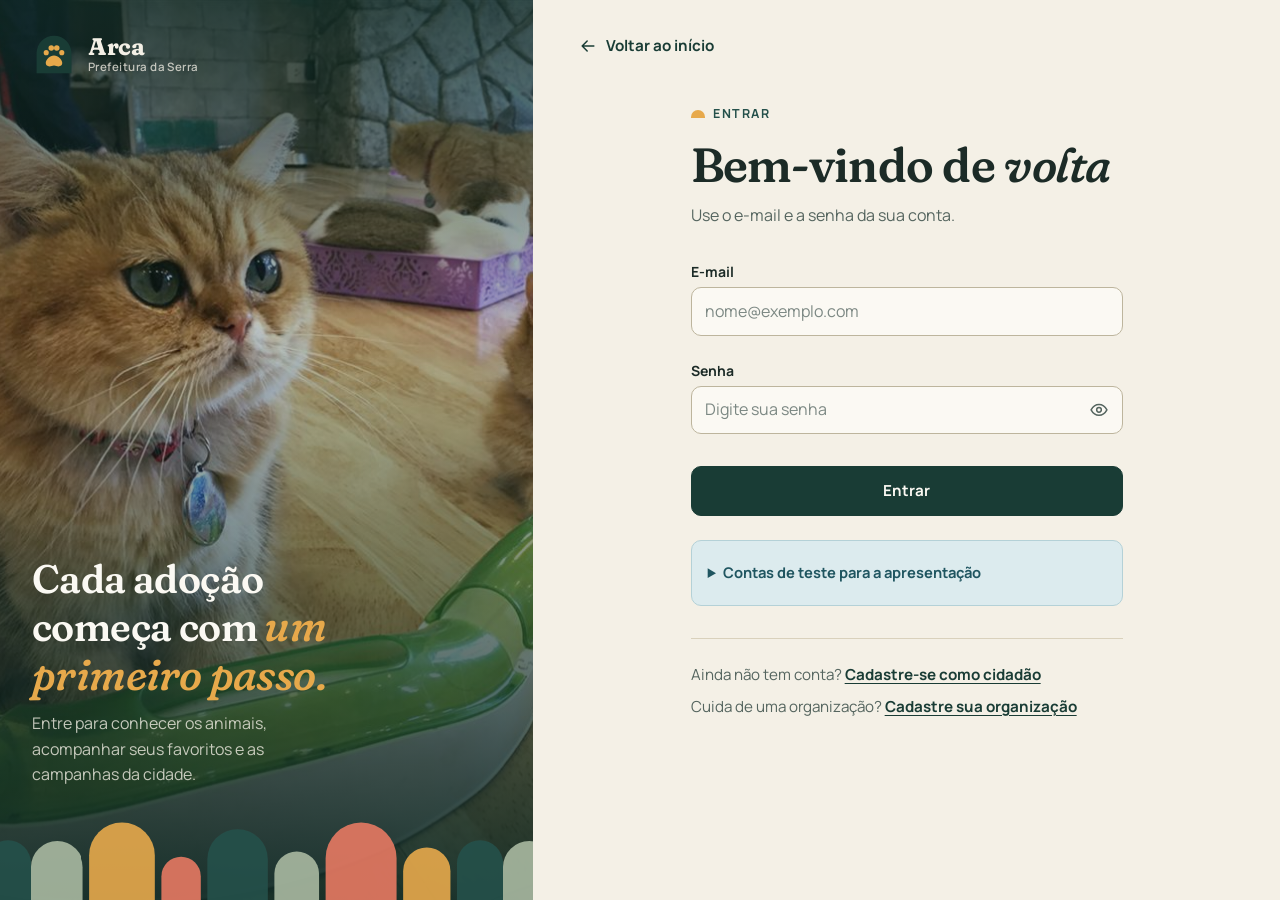
<file: login.html>
<!DOCTYPE html>
<html lang="pt-BR">
<head>
    <meta charset="UTF-8">
    <meta name="viewport" content="width=device-width, initial-scale=1.0">
    <title>Entrar - Programa Arca</title>
    <link rel="preconnect" href="https://fonts.googleapis.com">
    <link rel="preconnect" href="https://fonts.gstatic.com" crossorigin>
    <link href="https://fonts.googleapis.com/css2?family=Fraunces:ital,opsz,wght,SOFT,WONK@0,9..144,400..700,0..100,0..1;1,9..144,400..700,0..100,0..1&family=Manrope:wght@400;500;600;700;800&display=swap" rel="stylesheet">
    <link rel="stylesheet" href="./assets/css/style.css">
    <link rel="stylesheet" href="./assets/css/publico.css">
    <link rel="icon" href="./assets/imgs/favicon.svg" type="image/svg+xml">
</head>
<body>
    <div class="auth">
        <aside class="auth__lateral sobre-escuro">
            <a class="marca marca--clara" href="./index.html" aria-label="Programa Arca, página inicial">
                <img src="./assets/imgs/Logo.svg" alt="" width="44" height="44">
                <span class="marca__texto"><strong>Arca</strong><small>Prefeitura da Serra</small></span>
            </a>
            <div>
                <h2>Cada adoção começa com <em>um primeiro passo.</em></h2>
                <p>Entre para conhecer os animais, acompanhar seus favoritos e as campanhas da cidade.</p>
            </div>
            <img class="auth__fundo" src="./assets/imgs/gato-lg.jpg" alt="" style="object-position: 30% 45%">
            <div class="auth__arcos" aria-hidden="true"></div>
        </aside>

        <main class="auth__principal">
            <a class="botao botao--texto auth__voltar" href="./index.html">
                <svg class="icone" aria-hidden="true"><use href="./assets/imgs/icons/sprite.svg#seta-esquerda"></use></svg>
                Voltar ao início
            </a>

            <div class="auth__miolo auth__miolo--estreito entrada">
                <span class="sobrelinha">Entrar</span>
                <h1>Bem-vindo de <em>volta</em></h1>
                <p class="auth__lead">Use o e-mail e a senha da sua conta.</p>

                <div class="aviso aviso--sucesso" id="login-sucesso" role="status" hidden style="margin-top: 1.5rem">
                    <svg class="icone" aria-hidden="true"><use href="./assets/imgs/icons/sprite.svg#check"></use></svg>
                    <div><strong>Cadastro concluído.</strong>Agora é só entrar com o e-mail e a senha que você criou.</div>
                </div>

                <div class="aviso aviso--erro" id="login-erro" role="alert" hidden style="margin-top: 1.5rem">
                    <svg class="icone" aria-hidden="true"><use href="./assets/imgs/icons/sprite.svg#alerta"></use></svg>
                    <div><strong>Não foi possível entrar.</strong><span id="login-erro-texto"></span></div>
                </div>

                <form class="login-form form-auth" novalidate>
                    <div class="campo">
                        <label for="email">E-mail</label>
                        <input type="email" id="email" name="email" placeholder="nome@exemplo.com" autocomplete="email" required data-erro="Informe seu e-mail.">
                    </div>
                    <div class="campo">
                        <label for="senha">Senha</label>
                        <div class="campo-senha">
                            <input type="password" id="senha" name="senha" placeholder="Digite sua senha" autocomplete="current-password" required data-erro="Informe sua senha.">
                            <button type="button" data-mostrar-senha="#senha" aria-pressed="false" aria-label="Mostrar senha">
                                <svg class="icone" aria-hidden="true"><use href="./assets/imgs/icons/sprite.svg#olho"></use></svg>
                            </button>
                        </div>
                    </div>
                    <div class="form-auth__acoes">
                        <button type="submit" class="botao" id="btn-login">Entrar</button>
                    </div>
                </form>

                <details class="dica aviso aviso--info">
                    <summary>Contas de teste para a apresentação</summary>
                    <ul>
                        <li>Cidadão: <code>cidadao@arca.br</code> · senha <code>123</code></li>
                        <li>Representante: <code>admin@arca.br</code> · senha <code>123</code></li>
                    </ul>
                </details>

                <div class="auth__rodape-form">
                    <p>Ainda não tem conta? <a href="./cadastro.html">Cadastre-se como cidadão</a></p>
                    <p>Cuida de uma organização? <a href="./cadastro_representante.html">Cadastre sua organização</a></p>
                </div>
            </div>
        </main>
    </div>

    <!-- Escolha de perfil, quando a conta tem organização -->
    <dialog class="dialogo dialogo--pequeno" id="modal-perfil" aria-labelledby="perfil-titulo">
        <div class="dialogo__painel">
            <div>
                <h2 class="dialogo__titulo" id="perfil-titulo">Como você quer entrar?</h2>
                <p class="texto-suave" style="margin-top: .5rem">Sua conta está ligada a uma organização.</p>
            </div>
            <div class="perfis">
                <button type="button" class="perfil" id="modal-perfil-representante">
                    <svg class="icone icone--grande" aria-hidden="true"><use href="./assets/imgs/icons/sprite.svg#pata"></use></svg>
                    <span><strong>Representante da instituição</strong><small>Animais, campanhas e interessados</small></span>
                    <svg class="icone" aria-hidden="true"><use href="./assets/imgs/icons/sprite.svg#seta-direita"></use></svg>
                </button>
                <button type="button" class="perfil" id="modal-perfil-cidadao">
                    <svg class="icone icone--grande" aria-hidden="true"><use href="./assets/imgs/icons/sprite.svg#user"></use></svg>
                    <span><strong>Cidadão</strong><small>Conhecer e adotar animais</small></span>
                    <svg class="icone" aria-hidden="true"><use href="./assets/imgs/icons/sprite.svg#seta-direita"></use></svg>
                </button>
            </div>
            <div class="dialogo__acoes"><button type="button" class="botao botao--texto" id="modal-perfil-close">Cancelar</button></div>
        </div>
    </dialog>

    <script src="./assets/js/funcoes.js"></script>
    <script src="./assets/js/conexao_bd.js"></script>
    <script src="./assets/js/login.js"></script>
</body>
</html>
</file>
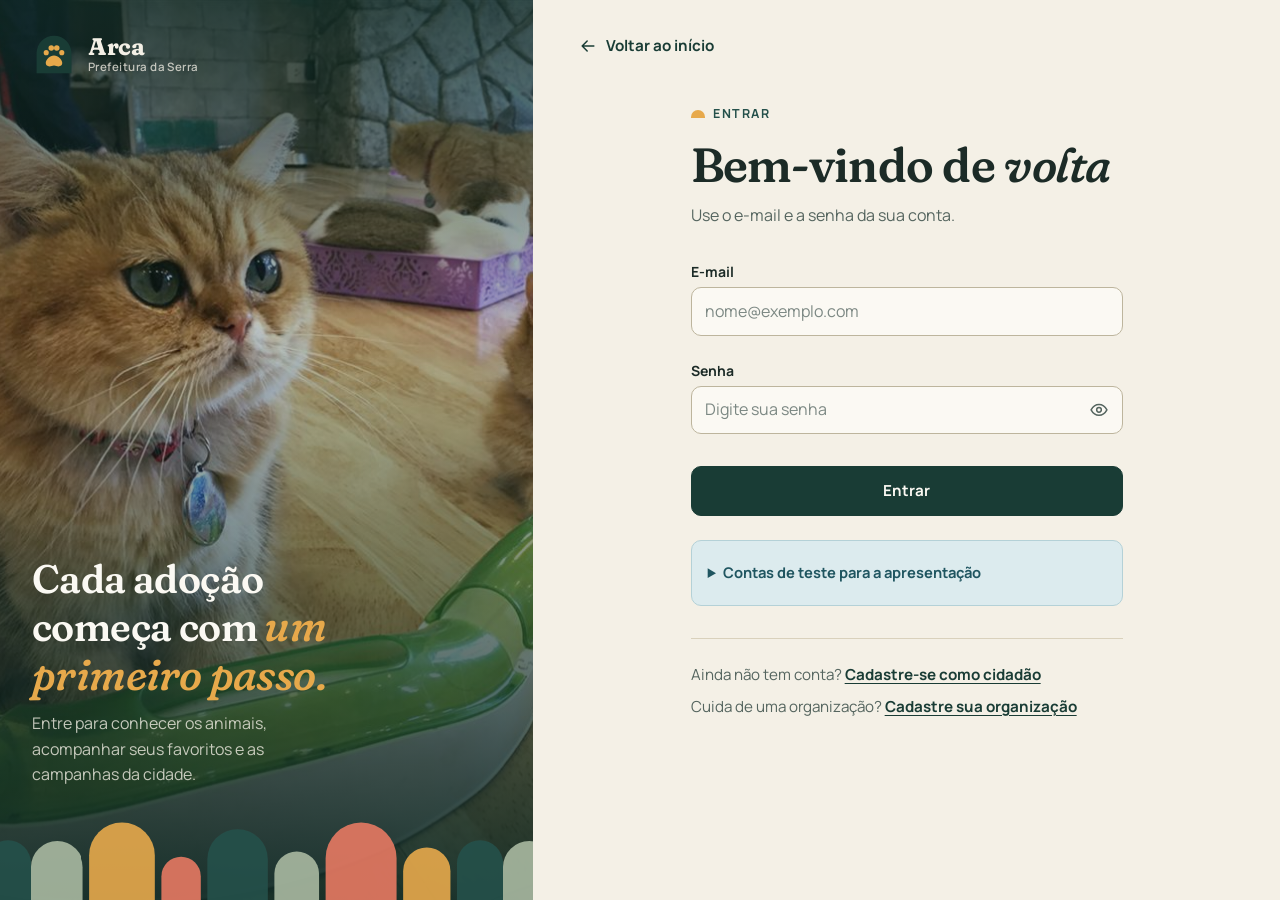
<file: notificacoes.html>
<!DOCTYPE html>
<html lang="pt-BR">
<head>
    <meta charset="UTF-8">
    <meta name="viewport" content="width=device-width, initial-scale=1.0">
    <title>Interessados - Programa Arca</title>
    <link rel="preconnect" href="https://fonts.googleapis.com">
    <link rel="preconnect" href="https://fonts.gstatic.com" crossorigin>
    <link href="https://fonts.googleapis.com/css2?family=Fraunces:ital,opsz,wght,SOFT,WONK@0,9..144,400..700,0..100,0..1;1,9..144,400..700,0..100,0..1&family=Manrope:wght@400;500;600;700;800&display=swap" rel="stylesheet">
    <link rel="stylesheet" href="./assets/css/style.css">
    <link rel="stylesheet" href="./assets/css/interno.css">
    <link rel="icon" href="./assets/imgs/favicon.svg" type="image/svg+xml">
</head>
<body>
    <a class="pular" href="#conteudo">Pular para o conteúdo</a>

    <div class="app">
        <aside class="menu" id="menu"></aside>
        <div class="veu" id="veu" hidden></div>

        <div class="principal">
            <header class="barra-mobile" id="barra-mobile"></header>

            <main class="conteudo" id="conteudo">
                <div class="cabecalho-pagina entrada">
                    <div>
                        <span class="sobrelinha">Adoção</span>
                        <h1>Pessoas que querem <em>adotar</em></h1>
                        <p>Cada interesse demonstrado pelos animais da sua organização chega aqui, com o contato da pessoa.</p>
                    </div>
                    <button type="button" class="botao botao--contorno" id="btn-marcar-todas" hidden>
                        <svg class="icone" aria-hidden="true"><use href="./assets/imgs/icons/sprite.svg#check"></use></svg>
                        Marcar todas como lidas
                    </button>
                </div>

                <div class="entrada" style="--i:1" id="notif-list" aria-live="polite"></div>
            </main>

            <footer class="rodape-interno">© 2026 Programa Arca · Prefeitura da Serra</footer>
        </div>
    </div>

    <script src="./assets/js/funcoes.js"></script>
    <script src="./assets/js/conexao_bd.js"></script>
    <script src="./assets/js/sistema.js"></script>
    <script src="./assets/js/notificacoes.js"></script>
</body>
</html>
</file>
<file: assets/css/style.css>
/* ============================================================
   ARCA — estilos globais
   Identidade: o ARCO (porta de abrigo / casco de arca), verde-floresta
   profundo, marfim quente, detalhes em dourado e coral.
   Fontes: Fraunces (títulos editoriais) + Manrope (interface).
   ============================================================ */

:root {
    /* Cores base */
    --floresta: #193C35;
    --floresta-escura: #0F2A25;
    --floresta-media: #24504A;
    --marfim: #F4F0E6;
    --marfim-claro: #FBF9F3;
    --marfim-escuro: #EAE4D3;
    --linha: #D9D1BC;
    --dourado: #E7A94B;
    --dourado-claro: #FBEBCF;
    --dourado-escuro: #7A4F0C;
    --coral: #E77962;
    --coral-claro: #FBE3DC;
    --coral-escuro: #A8432E;
    --salvia: #A9B9A1;
    --salvia-clara: #E3EADF;
    --salvia-escura: #34502F;

    /* Texto */
    --tinta: #1C2B27;
    --tinta-suave: #55655F;
    --tinta-clara: #7C8883;

    /* Semânticas */
    --sucesso-fundo: #E3EFE0;
    --sucesso-texto: #1F5B3A;
    --aviso-fundo: #FBEBCF;
    --aviso-texto: #7A4F0C;
    --erro-fundo: #FBE3DC;
    --erro-texto: #9B3524;
    --info-fundo: #DCEBEE;
    --info-texto: #1F5560;

    /* Tipografia */
    --fonte-titulo: "Fraunces", Georgia, serif;
    --fonte-texto: "Manrope", system-ui, -apple-system, "Segoe UI", sans-serif;

    /* Espaçamentos (escala de 4px) */
    --e1: 0.25rem;
    --e2: 0.5rem;
    --e3: 0.75rem;
    --e4: 1rem;
    --e5: 1.5rem;
    --e6: 2rem;
    --e7: 3rem;
    --e8: 4.5rem;

    --raio: 10px;
    --raio-grande: 18px;
    --foco: #1B6A5A;
    --duracao: 180ms;
}

/* ---------- Base ---------- */

*, *::before, *::after { box-sizing: border-box; }

html { -webkit-text-size-adjust: 100%; scroll-behavior: smooth; }

body {
    margin: 0;
    background: var(--marfim);
    color: var(--tinta);
    font-family: var(--fonte-texto);
    font-size: 1rem;
    line-height: 1.6;
    -webkit-font-smoothing: antialiased;
}

img { max-width: 100%; height: auto; display: block; }
a { color: inherit; }
button, input, select, textarea { font: inherit; color: inherit; }
[hidden] { display: none !important; }

h1, h2, h3, h4 {
    font-family: var(--fonte-titulo);
    font-variation-settings: "SOFT" 60, "WONK" 0;
    font-weight: 600;
    line-height: 1.12;
    letter-spacing: -0.015em;
    margin: 0;
    text-wrap: balance;
}
h1 { font-size: clamp(2.1rem, 1.4rem + 3vw, 3.6rem); }
h2 { font-size: clamp(1.6rem, 1.2rem + 1.8vw, 2.4rem); }
h3 { font-size: 1.35rem; }
h4 { font-size: 1.1rem; }
p { margin: 0; }

/* palavras em itálico dentro de títulos ganham o lado expressivo da Fraunces */
h2 em, h3 em { font-size: 1.1em; }
h1 em, h2 em, h3 em {
    font-style: italic;
    font-variation-settings: "SOFT" 100, "WONK" 1;
    font-weight: 500;
}

.texto-suave { color: var(--tinta-suave); }
.texto-pequeno { font-size: 0.875rem; }

.sobrelinha {
    display: inline-flex;
    align-items: center;
    gap: var(--e2);
    font-size: 0.78rem;
    font-weight: 700;
    letter-spacing: 0.12em;
    text-transform: uppercase;
    color: var(--floresta-media);
}
.sobrelinha::before {
    content: "";
    width: 0.9rem;
    height: 0.5rem;
    border-radius: 0.9rem 0.9rem 0 0;
    background: var(--dourado);
}

.sr-only {
    position: absolute;
    width: 1px; height: 1px;
    padding: 0; margin: -1px;
    overflow: hidden;
    clip: rect(0, 0, 0, 0);
    white-space: nowrap;
    border: 0;
}

.pular {
    position: fixed;
    left: var(--e4);
    top: -4rem;
    z-index: 1000;
    background: var(--floresta);
    color: var(--marfim);
    padding: var(--e3) var(--e4);
    border-radius: var(--raio);
    transition: top var(--duracao);
}
.pular:focus { top: var(--e4); }

/* ---------- Foco visível ---------- */

:focus-visible {
    outline: 3px solid var(--foco);
    outline-offset: 3px;
    border-radius: 4px;
}
.sobre-escuro :focus-visible,
.menu :focus-visible,
.botao--sobre-escuro:focus-visible {
    outline-color: var(--dourado);
}

/* ---------- Ícones ---------- */

.icone {
    width: 1.25rem;
    height: 1.25rem;
    flex: none;
    fill: none;
    stroke: currentColor;
    stroke-width: 1.8;
    stroke-linecap: round;
    stroke-linejoin: round;
}
.icone--grande { width: 1.75rem; height: 1.75rem; }

/* ---------- Marca ---------- */

.marca {
    display: inline-flex;
    align-items: center;
    gap: var(--e3);
    text-decoration: none;
    color: var(--floresta);
}
.marca__texto { display: flex; flex-direction: column; line-height: 1.1; }
.marca__texto strong {
    font-family: var(--fonte-titulo);
    font-variation-settings: "SOFT" 100, "WONK" 1;
    font-size: 1.5rem;
    font-weight: 700;
    letter-spacing: -0.02em;
}
.marca__texto small { font-size: 0.72rem; font-weight: 600; letter-spacing: 0.04em; opacity: 0.75; }
.marca--clara { color: var(--marfim); }

/* ---------- Botões (retangulares com cantos suaves, nada de pílula) ---------- */

.botao {
    display: inline-flex;
    align-items: center;
    justify-content: center;
    gap: var(--e2);
    min-height: 2.75rem;
    padding: 0.55rem 1.15rem;
    border: 1.5px solid var(--floresta);
    border-radius: var(--raio);
    background: var(--floresta);
    color: var(--marfim-claro);
    font-weight: 700;
    font-size: 0.95rem;
    line-height: 1.2;
    text-decoration: none;
    cursor: pointer;
    transition: background-color var(--duracao), color var(--duracao), border-color var(--duracao), transform var(--duracao);
}
.botao:hover { background: var(--floresta-media); border-color: var(--floresta-media); }
.botao:active { transform: translateY(1px); }
.botao:disabled { opacity: 0.55; cursor: not-allowed; transform: none; }

.botao .icone { transition: transform var(--duracao); }
.botao:hover .icone--seta { transform: translateX(3px); }

.botao--dourado { background: var(--dourado); border-color: var(--dourado); color: var(--floresta-escura); }
.botao--dourado:hover { background: #F0B965; border-color: #F0B965; }

.botao--contorno { background: transparent; color: var(--floresta); }
.botao--contorno:hover { background: var(--floresta); color: var(--marfim-claro); border-color: var(--floresta); }

.botao--texto { background: transparent; border-color: transparent; color: var(--floresta); padding-inline: var(--e3); }
.botao--texto:hover { background: var(--marfim-escuro); border-color: transparent; }

.botao--perigo { background: var(--coral-escuro); border-color: var(--coral-escuro); color: #fff; }
.botao--perigo:hover { background: #8C3622; border-color: #8C3622; }

.botao--texto-perigo { background: transparent; border-color: transparent; color: var(--coral-escuro); padding-inline: var(--e3); }
.botao--texto-perigo:hover { background: var(--coral-claro); border-color: transparent; }

.botao--sobre-escuro { background: transparent; border-color: rgba(244, 240, 230, 0.35); color: var(--marfim); }
.botao--sobre-escuro:hover { background: rgba(244, 240, 230, 0.12); border-color: var(--marfim); }

.botao--icone { padding: 0; width: 2.75rem; }
.botao--bloco { width: 100%; }
.botao--pequeno { min-height: 2.25rem; padding: 0.35rem 0.8rem; font-size: 0.875rem; }

.botao.carregando { position: relative; color: transparent !important; pointer-events: none; }
.botao.carregando::after {
    content: "";
    position: absolute;
    width: 1.1rem; height: 1.1rem;
    border: 2.5px solid rgba(244, 240, 230, 0.4);
    border-top-color: var(--marfim);
    border-radius: 50%;
    animation: girar 0.7s linear infinite;
}
.botao--contorno.carregando::after { border-color: rgba(25, 60, 53, 0.25); border-top-color: var(--floresta); }

@keyframes girar { to { transform: rotate(360deg); } }

/* Link com seta, para chamadas editoriais */
.link-seta {
    display: inline-flex;
    align-items: center;
    gap: var(--e2);
    font-weight: 700;
    color: var(--floresta);
    text-decoration: underline;
    text-decoration-thickness: 2px;
    text-decoration-color: var(--dourado);
    text-underline-offset: 5px;
}
.link-seta:hover { text-decoration-color: var(--floresta); }

/* ---------- Etiquetas ---------- */

.etiqueta {
    display: inline-flex;
    align-items: center;
    gap: var(--e1);
    padding: 0.2rem 0.6rem;
    border-radius: 6px;
    background: var(--marfim-escuro);
    color: var(--tinta);
    font-size: 0.78rem;
    font-weight: 700;
    line-height: 1.4;
    white-space: nowrap;
}
.etiqueta--castracao { background: var(--sucesso-fundo); color: var(--sucesso-texto); }
.etiqueta--feira { background: var(--aviso-fundo); color: var(--aviso-texto); }
.etiqueta--vacina { background: var(--info-fundo); color: var(--info-texto); }
.etiqueta--coral { background: var(--coral-claro); color: var(--erro-texto); }
.etiqueta--neutra { background: var(--marfim-escuro); color: var(--tinta-suave); }

/* ---------- Campos de formulário ---------- */

.campo { display: flex; flex-direction: column; gap: var(--e1); min-width: 0; }

.campo label, .campo__rotulo {
    font-size: 0.875rem;
    font-weight: 700;
    color: var(--tinta);
}
.campo__opcional { font-weight: 500; color: var(--tinta-suave); }

.campo input, .campo select, .campo textarea {
    width: 100%;
    min-height: 2.9rem;
    padding: 0.65rem 0.85rem;
    background: var(--marfim-claro);
    border: 1.5px solid #BDB59D;
    border-radius: var(--raio);
    transition: border-color var(--duracao), box-shadow var(--duracao), background-color var(--duracao);
}
.campo input::placeholder, .campo textarea::placeholder { color: var(--tinta-clara); }
.campo input:hover, .campo select:hover, .campo textarea:hover { border-color: var(--floresta-media); }
.campo input:focus, .campo select:focus, .campo textarea:focus {
    outline: none;
    border-color: var(--floresta);
    box-shadow: 0 0 0 3px rgba(231, 169, 75, 0.45);
    background: #fff;
}
.campo textarea { min-height: 6rem; resize: vertical; }

.campo select {
    appearance: none;
    padding-right: 2.5rem;
    background-image: url("data:image/svg+xml,%3Csvg xmlns='http://www.w3.org/2000/svg' viewBox='0 0 24 24' fill='none' stroke='%2355655F' stroke-width='2' stroke-linecap='round' stroke-linejoin='round'%3E%3Cpath d='m6 9.5 6 6 6-6'/%3E%3C/svg%3E");
    background-repeat: no-repeat;
    background-position: right 0.75rem center;
    background-size: 1.25rem;
}

.campo input[type="file"] { padding: 0.5rem; min-height: auto; }
.campo input[type="file"]::file-selector-button {
    margin-right: var(--e3);
    padding: 0.4rem 0.8rem;
    border: 1.5px solid var(--floresta);
    border-radius: 8px;
    background: transparent;
    color: var(--floresta);
    font-weight: 700;
    cursor: pointer;
}

.campo__ajuda { font-size: 0.82rem; color: var(--tinta-suave); }

.campo__erro {
    display: flex;
    align-items: center;
    gap: var(--e2);
    font-size: 0.85rem;
    font-weight: 600;
    color: var(--erro-texto);
    animation: entrar-erro 0.2s ease-out;
}
.campo__erro .icone { width: 1rem; height: 1rem; }
.campo--erro input, .campo--erro select, .campo--erro textarea {
    border-color: var(--coral-escuro);
    background: #FFF8F6;
}

@keyframes entrar-erro { from { opacity: 0; transform: translateY(-4px); } }

.campo-senha { position: relative; }
.campo-senha input { padding-right: 3rem; }
.campo-senha button {
    position: absolute;
    right: 0.25rem;
    top: 50%;
    transform: translateY(-50%);
    width: 2.4rem; height: 2.4rem;
    display: grid; place-items: center;
    border: 0; border-radius: 8px;
    background: transparent;
    color: var(--tinta-suave);
    cursor: pointer;
}
.campo-senha button:hover { background: var(--marfim-escuro); color: var(--floresta); }

.grade-campos {
    display: grid;
    grid-template-columns: repeat(12, minmax(0, 1fr));
    gap: var(--e4) var(--e4);
}
.grade-campos > * { grid-column: span 12; }
@media (min-width: 40rem) {
    .span-3 { grid-column: span 3 !important; }
    .span-4 { grid-column: span 4 !important; }
    .span-5 { grid-column: span 5 !important; }
    .span-6 { grid-column: span 6 !important; }
    .span-7 { grid-column: span 7 !important; }
    .span-8 { grid-column: span 8 !important; }
}

fieldset { border: 0; padding: 0; margin: 0; min-width: 0; }
legend {
    padding: 0;
    margin-bottom: var(--e3);
    font-family: var(--fonte-titulo);
    font-size: 1.15rem;
    font-weight: 600;
}


/* ---------- Seleção personalizada (selecao.js) ---------- */

.selecao { position: relative; }
.selecao__nativo { display: none !important; }

.selecao__botao {
    width: 100%;
    min-height: 2.9rem;
    display: flex;
    align-items: center;
    justify-content: space-between;
    gap: var(--e2);
    padding: 0.65rem 0.85rem;
    background: var(--marfim-claro);
    border: 1.5px solid #BDB59D;
    border-radius: var(--raio);
    text-align: left;
    cursor: pointer;
    transition: border-color var(--duracao), box-shadow var(--duracao), background-color var(--duracao);
}
.selecao__botao:hover { border-color: var(--floresta-media); }
.selecao__botao:focus-visible,
.selecao--aberta .selecao__botao {
    outline: none;
    border-color: var(--floresta);
    box-shadow: 0 0 0 3px rgba(231, 169, 75, 0.45);
    background: #fff;
}
.selecao__botao:disabled { opacity: 0.55; cursor: not-allowed; }
.selecao__texto { overflow: hidden; text-overflow: ellipsis; white-space: nowrap; }
.selecao__botao--vazio .selecao__texto { color: var(--tinta-clara); }
.selecao__seta { color: var(--tinta-suave); transition: transform var(--duracao); }
.selecao--aberta .selecao__seta { transform: rotate(180deg); }

.selecao__lista {
    position: fixed;
    z-index: 1200;
    margin: 0;
    padding: 0.35rem;
    list-style: none;
    overflow-y: auto;
    background: var(--marfim-claro);
    border: 1.5px solid var(--floresta);
    border-radius: 12px;
    box-shadow: 0 12px 28px rgba(15, 42, 37, 0.18);
    transform-origin: top;
    animation: selecao-entra 0.14s ease-out;
    scrollbar-width: thin;
}
.selecao__lista--acima { transform-origin: bottom; }

.selecao__opcao {
    display: flex;
    align-items: center;
    justify-content: space-between;
    gap: var(--e3);
    min-height: 2.6rem;
    padding: 0.55rem 0.75rem;
    border-radius: 8px;
    font-weight: 500;
    cursor: pointer;
}
.selecao__opcao[aria-selected="true"] { background: var(--salvia-clara); color: var(--floresta); font-weight: 700; }
.selecao__opcao--ativa { background: var(--marfim-escuro); }
.selecao__opcao[aria-selected="true"].selecao__opcao--ativa { background: #D3DECE; }
.selecao__check { opacity: 0; color: var(--floresta); width: 1.1rem; height: 1.1rem; }
.selecao__opcao[aria-selected="true"] .selecao__check { opacity: 1; }
/* a opção vazia (\"Selecione\") é um aviso, não uma escolha: sem destaque nem check */
.selecao__opcao.selecao__opcao--vazia { color: var(--tinta-clara); font-weight: 500; }
.selecao__opcao.selecao__opcao--vazia[aria-selected="true"] { background: transparent; }
.selecao__opcao.selecao__opcao--vazia[aria-selected="true"] .selecao__check { opacity: 0; }
.selecao__opcao.selecao__opcao--vazia.selecao__opcao--ativa { background: var(--marfim-escuro); }

.campo--erro .selecao__botao { border-color: var(--coral-escuro); background: #FFF8F6; }

@keyframes selecao-entra { from { opacity: 0; transform: translateY(-4px) scale(0.98); } }
/* ---------- Avisos em linha ---------- */

.aviso {
    display: flex;
    gap: var(--e3);
    align-items: flex-start;
    padding: var(--e3) var(--e4);
    border-radius: var(--raio);
    border: 1px solid transparent;
    font-size: 0.92rem;
}
.aviso .icone { margin-top: 0.15rem; }
.aviso strong { display: block; }
.aviso--erro { background: var(--erro-fundo); color: var(--erro-texto); border-color: #F0B7A9; }
.aviso--sucesso { background: var(--sucesso-fundo); color: var(--sucesso-texto); border-color: #B9D6B5; }
.aviso--info { background: var(--info-fundo); color: var(--info-texto); border-color: #B4D1D7; }
.aviso--atencao { background: var(--aviso-fundo); color: var(--aviso-texto); border-color: #EBCB93; }

/* ---------- Toasts ---------- */

.toasts {
    position: fixed;
    right: var(--e4);
    bottom: var(--e4);
    z-index: 900;
    display: flex;
    flex-direction: column;
    gap: var(--e2);
    width: min(24rem, calc(100vw - 2rem));
}
.toast {
    display: flex;
    align-items: flex-start;
    gap: var(--e3);
    padding: var(--e3) var(--e3) var(--e3) var(--e4);
    border-radius: var(--raio);
    background: var(--floresta);
    color: var(--marfim-claro);
    border-left: 5px solid var(--dourado);
    box-shadow: 0 10px 30px rgba(15, 42, 37, 0.25);
    animation: toast-entra 0.25s ease-out;
}
.toast p { flex: 1; font-size: 0.92rem; padding-top: 0.1rem; }
.toast--sucesso { border-left-color: var(--salvia); }
.toast--erro { border-left-color: var(--coral); }
.toast--saindo { opacity: 0; transform: translateY(8px); transition: opacity 0.2s, transform 0.2s; }
.toast__fechar {
    width: 2rem; height: 2rem;
    display: grid; place-items: center;
    flex: none;
    border: 0; border-radius: 6px;
    background: transparent; color: inherit; cursor: pointer; opacity: 0.8;
}
.toast__fechar:hover { opacity: 1; background: rgba(255, 255, 255, 0.12); }
.toast :focus-visible { outline-color: var(--dourado); }

@keyframes toast-entra { from { opacity: 0; transform: translateY(12px); } }

/* ---------- Diálogos (<dialog> nativo) ---------- */

.dialogo {
    width: min(100% - 1.5rem, 44rem);
    max-height: calc(100dvh - 2rem);
    padding: 0;
    border: 1px solid var(--linha);
    border-radius: var(--raio-grande);
    background: var(--marfim-claro);
    color: var(--tinta);
    box-shadow: 0 30px 80px rgba(15, 42, 37, 0.35);
    overflow: hidden;
}
.dialogo--pequeno { width: min(100% - 1.5rem, 26rem); }
.dialogo--largo { width: min(100% - 1.5rem, 64rem); }
.dialogo[open] { animation: dialogo-entra 0.22s ease-out; display: flex; flex-direction: column; }
.dialogo::backdrop { background: rgba(15, 42, 37, 0.6); animation: fade-entra 0.2s ease-out; }

.dialogo__painel { padding: var(--e5); display: flex; flex-direction: column; gap: var(--e4); }
.dialogo__cabecalho {
    display: flex; align-items: flex-start; justify-content: space-between; gap: var(--e4);
    padding: var(--e5) var(--e5) var(--e4);
    border-bottom: 1px solid var(--linha);
}
.dialogo__titulo { font-size: 1.5rem; }
.dialogo__acoes { display: flex; justify-content: flex-end; gap: var(--e3); flex-wrap: wrap; }

@keyframes dialogo-entra { from { opacity: 0; transform: translateY(14px) scale(0.985); } }
@keyframes fade-entra { from { opacity: 0; } }

/* ---------- Chips de filtro ---------- */

.chips { display: flex; flex-wrap: wrap; gap: var(--e2); }
.chip {
    min-height: 2.5rem;
    padding: 0.4rem 0.95rem;
    border: 1.5px solid #BDB59D;
    border-radius: var(--raio);
    background: transparent;
    font-weight: 700;
    font-size: 0.9rem;
    color: var(--tinta);
    cursor: pointer;
    transition: background-color var(--duracao), border-color var(--duracao), color var(--duracao);
}
.chip:hover { border-color: var(--floresta); }
.chip[aria-pressed="true"] { background: var(--floresta); border-color: var(--floresta); color: var(--marfim-claro); }


/* ---------- Foto em arco (assinatura visual) ---------- */

.arco {
    position: relative;
    overflow: hidden;
    border-radius: 999px 999px var(--raio) var(--raio);
    background: var(--salvia-clara);
}
.arco img { width: 100%; height: 100%; object-fit: cover; }

/* ---------- Agenda de campanhas (cidadão) ---------- */

.agenda { display: grid; border-top: 1.5px solid var(--floresta); }
.agenda__item {
    display: grid;
    grid-template-columns: 5.5rem minmax(0, 1fr) minmax(0, 15rem);
    gap: var(--e5);
    align-items: start;
    padding: var(--e5) 0;
    border-bottom: 1px solid var(--linha);
}
.agenda__data { text-align: center; line-height: 1; }
.agenda__dia {
    display: block;
    font-family: var(--fonte-titulo);
    font-variation-settings: "SOFT" 100, "WONK" 1;
    font-size: 3.2rem;
    font-weight: 600;
    color: var(--floresta);
}
.agenda__mes { display: block; margin-top: var(--e1); font-size: 0.8rem; font-weight: 800; letter-spacing: 0.14em; text-transform: uppercase; color: var(--coral-escuro); }
.agenda__corpo { display: grid; gap: var(--e2); }
.agenda__titulo { font-size: 1.6rem; }
.agenda__texto { color: var(--tinta-suave); max-width: 60ch; }
.agenda__info { display: grid; gap: var(--e2); font-size: 0.92rem; font-weight: 600; }
.agenda__info span { display: flex; gap: var(--e2); align-items: flex-start; }
.agenda__info .icone { color: var(--floresta-media); margin-top: 0.1rem; }
.agenda__foto { aspect-ratio: 3 / 2; border-radius: var(--raio); overflow: hidden; margin-bottom: var(--e3); }
.agenda__foto img { width: 100%; height: 100%; object-fit: cover; }

@media (max-width: 60rem) {
    .agenda__item { grid-template-columns: 4.2rem minmax(0, 1fr); gap: var(--e4); }
    .agenda__lado { grid-column: 2; }
    .agenda__dia { font-size: 2.4rem; }
}

/* ---------- Estado vazio ---------- */

.vazio {
    display: grid;
    justify-items: center;
    text-align: center;
    gap: var(--e3);
    padding: var(--e7) var(--e4);
    border: 1.5px dashed #BDB59D;
    border-radius: var(--raio-grande);
    background: rgba(251, 249, 243, 0.6);
}
.vazio img { width: 9rem; }
.vazio h3 { font-size: 1.4rem; }
.vazio p { max-width: 34ch; color: var(--tinta-suave); }

/* ---------- Entrada suave das páginas ---------- */

.entrada { animation: subir 0.5s cubic-bezier(0.2, 0.7, 0.2, 1) both; animation-delay: calc(var(--i, 0) * 60ms); }
@keyframes subir { from { opacity: 0; transform: translateY(14px); } }

/* Transição entre páginas (navegadores que suportam) */
@view-transition { navigation: auto; }
::view-transition-old(root), ::view-transition-new(root) { animation-duration: 0.22s; }

/* ---------- Acessibilidade de movimento ---------- */

@media (prefers-reduced-motion: reduce) {
    *, *::before, *::after {
        animation-duration: 0.01ms !important;
        animation-iteration-count: 1 !important;
        transition-duration: 0.01ms !important;
        scroll-behavior: auto !important;
    }
    @view-transition { navigation: none; }
}
</file>
<file: assets/css/interno.css>
/* Escala compacta no desktop: tudo que usa rem fica ~10% menor.
   No tablet e no celular a escala volta a 100% (alvos de toque maiores). */
@media (min-width: 62rem) {
    html { font-size: 90%; }
}
/* ============================================================
   ARCA — telas internas (cidadão e representante)
   ============================================================ */

.app {
    display: grid;
    grid-template-columns: 17.5rem minmax(0, 1fr);
    min-height: 100dvh;
}

/* ---------- Menu lateral ---------- */

.menu {
    position: sticky;
    top: 0;
    height: 100dvh;
    display: flex;
    flex-direction: column;
    background: var(--floresta);
    color: var(--marfim);
    overflow-y: auto;
    scrollbar-width: thin;
    scrollbar-color: var(--floresta-media) transparent;
}

.menu__topo {
    display: flex;
    align-items: center;
    justify-content: space-between;
    padding: var(--e5) var(--e5) var(--e4);
}
.menu__fechar { display: none; }

.menu__nav { flex: 1; padding: var(--e3) var(--e3) var(--e5); display: flex; flex-direction: column; gap: var(--e5); }
.menu__titulo {
    padding: 0 var(--e3);
    margin-bottom: var(--e2);
    font-size: 0.72rem;
    font-weight: 800;
    letter-spacing: 0.14em;
    text-transform: uppercase;
    color: var(--salvia);
}
.menu ul { list-style: none; margin: 0; padding: 0; display: grid; gap: 2px; }

.menu__link {
    display: flex;
    align-items: center;
    gap: var(--e3);
    padding: 0.7rem var(--e3);
    border-radius: var(--raio);
    border-left: 3px solid transparent;
    font-weight: 600;
    font-size: 0.95rem;
    color: rgba(244, 240, 230, 0.82);
    text-decoration: none;
    transition: background-color var(--duracao), color var(--duracao), padding-left var(--duracao);
}
.menu__link:hover { background: rgba(244, 240, 230, 0.08); color: var(--marfim-claro); padding-left: 1rem; }
.menu__link[aria-current="page"] {
    background: rgba(244, 240, 230, 0.13);
    border-left-color: var(--dourado);
    color: #fff;
}
.menu__link[aria-current="page"] .icone { color: var(--dourado); }

.menu__contador {
    margin-left: auto;
    min-width: 1.5rem;
    padding: 0 0.45rem;
    border-radius: 999px;
    background: var(--coral);
    color: var(--floresta-escura);
    font-size: 0.78rem;
    font-weight: 800;
    text-align: center;
    line-height: 1.5rem;
}

.menu__rodape {
    position: relative;
    display: grid;
    gap: var(--e3);
    padding: var(--e4) var(--e4) var(--e5);
    border-top: 1px solid rgba(244, 240, 230, 0.14);
}
.menu__rodape::before {
    content: "";
    position: absolute;
    left: 0; right: 0;
    bottom: 100%;
    height: 4.2rem;
    background: url("../imgs/arcos.svg") no-repeat bottom center / cover;
    opacity: 0.55;
    pointer-events: none;
}

.usuario { display: flex; align-items: center; gap: var(--e3); min-width: 0; }
.usuario__avatar {
    flex: none;
    width: 2.6rem; height: 2.6rem;
    display: grid; place-items: center;
    border-radius: 1.3rem 1.3rem 0.35rem 0.35rem; /* mini arco */
    background: var(--dourado);
    color: var(--floresta-escura);
    font-weight: 800;
    font-size: 0.9rem;
}
.usuario__dados { display: flex; flex-direction: column; min-width: 0; line-height: 1.3; }
.usuario__dados strong, .usuario__dados small { overflow: hidden; text-overflow: ellipsis; white-space: nowrap; }
.usuario__dados strong { font-size: 0.92rem; }
.usuario__dados small { font-size: 0.8rem; color: var(--salvia); }

/* ---------- Área principal ---------- */

.principal { display: flex; flex-direction: column; min-width: 0; }

.barra-mobile { display: none; }
.veu { display: none; }

.conteudo {
    flex: 1;
    width: 100%;
    max-width: 78rem;
    margin-inline: auto;
    padding: var(--e6) var(--e6) var(--e7);
}

.rodape-interno {
    padding: var(--e5) var(--e6);
    font-size: 0.85rem;
    color: var(--tinta-suave);
    border-top: 1px solid var(--linha);
}

.cabecalho-pagina {
    display: flex;
    flex-wrap: wrap;
    align-items: flex-end;
    justify-content: space-between;
    gap: var(--e4) var(--e5);
    margin-bottom: var(--e5);
}
.cabecalho-pagina > div { max-width: 40rem; }
.cabecalho-pagina h1 { margin-top: var(--e2); font-size: clamp(1.9rem, 1.2rem + 1.6vw, 2.5rem); }
.cabecalho-pagina p { margin-top: var(--e3); color: var(--tinta-suave); font-size: 1rem; }

/* ---------- Resumo (números do painel) ---------- */

.resumo {
    display: grid;
    grid-template-columns: repeat(auto-fit, minmax(10rem, 1fr));
    margin-bottom: var(--e6);
    border-block: 1.5px solid var(--floresta);
}
.resumo__item { padding: var(--e4) var(--e4) var(--e4) 0; }
.resumo__item + .resumo__item { padding-left: var(--e4); border-left: 1px solid var(--linha); }
.resumo__numero {
    display: block;
    font-family: var(--fonte-titulo);
    font-variation-settings: "SOFT" 100, "WONK" 1;
    font-size: 2.1rem;
    font-weight: 600;
    line-height: 1;
    color: var(--floresta);
}
.resumo__rotulo { font-size: 0.85rem; font-weight: 600; color: var(--tinta-suave); }

/* ---------- Filtros ---------- */

.filtros {
    display: grid;
    grid-template-columns: repeat(auto-fit, minmax(11rem, 1fr));
    gap: var(--e4);
    align-items: end;
    margin-bottom: var(--e4);
    padding: var(--e3) 0 var(--e4);
    border-bottom: 1px solid var(--linha);
}
.filtros__busca { position: relative; }
.filtros__busca .icone { position: absolute; left: 0.8rem; bottom: 0.85rem; color: var(--tinta-suave); pointer-events: none; }
.filtros__busca input { padding-left: 2.6rem; }

.contagem { font-size: 0.9rem; color: var(--tinta-suave); margin-bottom: var(--e4); }

/* ---------- Adoção: um bicho por vez ---------- */

.adocao {
    display: grid;
    grid-template-columns: 19rem minmax(0, 1fr);
    gap: var(--e6);
    align-items: center;
}
.adocao__foto { aspect-ratio: 5 / 6; max-width: 19rem; width: 100%; justify-self: start; }
.adocao__saindo { opacity: 0; transform: translateY(8px); transition: opacity 0.2s, transform 0.2s; }

.adocao__info { display: grid; gap: var(--e4); }
.adocao__nome { font-size: clamp(2.2rem, 1.6rem + 1.8vw, 3.1rem); }
.adocao__dados { display: flex; flex-wrap: wrap; gap: var(--e2); }
.adocao__ficha {
    display: grid;
    grid-template-columns: repeat(auto-fit, minmax(8rem, 1fr));
    border-block: 1px solid var(--linha);
}
.adocao__ficha div { padding: var(--e3) var(--e3) var(--e3) 0; }
.adocao__ficha div + div { padding-left: var(--e3); border-left: 1px solid var(--linha); }
.adocao__ficha dt { font-size: 0.75rem; font-weight: 700; letter-spacing: 0.08em; text-transform: uppercase; color: var(--tinta-suave); }
.adocao__ficha dd { margin: 0; font-weight: 700; font-size: 1.05rem; }
.adocao__descricao { font-size: 1rem; max-width: 46ch; }
.adocao__local { display: flex; gap: var(--e2); align-items: flex-start; color: var(--tinta-suave); font-size: 0.95rem; }

.adocao__acoes { display: flex; flex-wrap: wrap; gap: var(--e3); align-items: center; }

.botao-acao {
    display: inline-flex;
    align-items: center;
    gap: var(--e2);
    min-height: 2.6rem;
    padding: 0.45rem 1rem;
    font-size: 0.95rem;
    border: 1.5px solid var(--floresta);
    border-radius: var(--raio);
    background: transparent;
    font-weight: 700;
    color: var(--floresta);
    cursor: pointer;
    transition: background-color var(--duracao), color var(--duracao), border-color var(--duracao);
}
.botao-acao:hover { background: var(--marfim-escuro); }
.botao-acao:disabled { cursor: default; }
.botao-acao--interesse { background: var(--coral); border-color: var(--coral); color: var(--floresta-escura); }
.botao-acao--interesse:hover { background: #EE8D79; border-color: #EE8D79; }
.botao-acao--interesse:disabled { background: var(--coral-claro); border-color: var(--coral-claro); color: var(--erro-texto); }
.botao-acao[aria-pressed="true"] { background: var(--dourado-claro); border-color: var(--dourado); color: var(--dourado-escuro); }
.botao-acao[aria-pressed="true"] .icone { fill: var(--dourado); }

.nota-adocao {
    display: flex; gap: var(--e3); align-items: flex-start;
    margin-top: var(--e6);
    padding: var(--e4);
    border-left: 4px solid var(--dourado);
    background: var(--marfim-claro);
    font-size: 0.92rem;
    color: var(--tinta-suave);
}
.nota-adocao strong { color: var(--tinta); }

/* ---------- Galeria (favoritados) ---------- */

.galeria {
    display: grid;
    grid-template-columns: repeat(auto-fill, minmax(13rem, 1fr));
    gap: var(--e5) var(--e4);
}
.bicho { display: grid; gap: var(--e3); align-content: start; }
.bicho__foto { aspect-ratio: 4 / 5; }
.bicho__topo { display: flex; align-items: flex-start; justify-content: space-between; gap: var(--e3); }
.bicho__nome { font-size: 1.35rem; }
.bicho__meta { display: flex; flex-wrap: wrap; gap: var(--e2); }
.bicho__texto { font-size: 0.92rem; color: var(--tinta-suave); }

/* ---------- Tabela de gestão ---------- */

.tabela-wrap { border-top: 1.5px solid var(--floresta); }
.tabela { width: 100%; border-collapse: collapse; }
.tabela caption { text-align: left; }
.tabela th {
    padding: var(--e3) var(--e3);
    text-align: left;
    font-size: 0.75rem;
    font-weight: 800;
    letter-spacing: 0.1em;
    text-transform: uppercase;
    color: var(--tinta-suave);
    border-bottom: 1px solid var(--linha);
}
.tabela td { padding: var(--e3); vertical-align: middle; border-bottom: 1px solid var(--linha); }
.tabela tbody tr { transition: background-color var(--duracao); }
.tabela tbody tr:hover { background: rgba(251, 249, 243, 0.9); }

.tabela__principal { display: flex; align-items: center; gap: var(--e4); min-width: 0; }
.tabela__foto {
    flex: none;
    width: 3.6rem; height: 4.4rem;
    border-radius: 999px 999px 8px 8px;
    overflow: hidden;
    background: var(--salvia-clara);
}
.tabela__foto img { width: 100%; height: 100%; object-fit: cover; }
.tabela__foto--paisagem { width: 5.5rem; height: 4rem; border-radius: 10px; }
.tabela__nome { font-family: var(--fonte-titulo); font-size: 1.1rem; font-weight: 600; line-height: 1.2; }
.tabela__sub { font-size: 0.85rem; color: var(--tinta-suave); }
.tabela__acoes { display: flex; justify-content: flex-end; gap: var(--e1); }
.tabela__acoes .botao { min-height: 2.5rem; }
.tabela__numero { font-variant-numeric: tabular-nums; white-space: nowrap; font-weight: 700; }

.tabela--campanhas td:nth-child(3) { max-width: 20rem; }

/* Em telas pequenas cada linha vira um bloco com rótulos */
@media (max-width: 52rem) {
    .tabela thead { position: absolute; width: 1px; height: 1px; overflow: hidden; clip: rect(0, 0, 0, 0); }
    .tabela, .tabela tbody, .tabela tr, .tabela td { display: block; width: 100%; }
    .tabela tr { padding: var(--e4) 0; border-bottom: 1px solid var(--linha); }
    .tabela td { border: 0; padding: var(--e1) 0; }
    .tabela td[data-rotulo]::before {
        content: attr(data-rotulo);
        display: block;
        font-size: 0.72rem;
        font-weight: 800;
        letter-spacing: 0.1em;
        text-transform: uppercase;
        color: var(--tinta-suave);
    }
    .tabela td.tabela__celula-principal { padding-bottom: var(--e3); }
    .tabela__acoes { justify-content: flex-start; padding-top: var(--e2); }
}

/* ---------- Interessados (representante) ---------- */

.interessados { display: grid; border-top: 1.5px solid var(--floresta); }
.interessado {
    display: grid;
    grid-template-columns: auto minmax(0, 1fr) auto;
    gap: var(--e4);
    align-items: center;
    padding: var(--e4) 0;
    border-bottom: 1px solid var(--linha);
}
.interessado--lida { opacity: 0.68; }
.interessado__titulo { font-size: 1.12rem; }
.interessado__meta { display: flex; flex-wrap: wrap; gap: var(--e2) var(--e4); font-size: 0.9rem; color: var(--tinta-suave); margin-top: var(--e1); }
.interessado__meta a { display: inline-flex; gap: var(--e2); align-items: center; color: var(--floresta); font-weight: 700; text-underline-offset: 3px; }
.ponto-novo { display: inline-block; width: 0.6rem; height: 0.6rem; border-radius: 50%; background: var(--coral); margin-right: var(--e2); vertical-align: middle; }

@media (max-width: 40rem) {
    .interessado { grid-template-columns: auto minmax(0, 1fr); }
    .interessado__acao { grid-column: 1 / -1; }
}

/* ---------- Histórico (linha do tempo) ---------- */

.linha-tempo { list-style: none; margin: 0; padding: 0 0 0 var(--e5); border-left: 2px solid var(--salvia); display: grid; gap: var(--e5); }
.evento { position: relative; display: grid; grid-template-columns: 4rem minmax(0, 1fr); gap: var(--e4); align-items: center; }
.evento::before {
    content: "";
    position: absolute;
    left: calc(-1 * var(--e5) - 7px);
    top: 1.2rem;
    width: 12px; height: 12px;
    border-radius: 50%;
    background: var(--dourado);
    border: 2px solid var(--marfim);
}
.evento--favorito::before { background: var(--coral); }
.evento--desfavoritado::before { background: var(--salvia); }
.evento__foto { width: 4rem; height: 4.8rem; border-radius: 999px 999px 8px 8px; overflow: hidden; background: var(--salvia-clara); }
.evento__foto img { width: 100%; height: 100%; object-fit: cover; }
.evento__nome { font-size: 1.12rem; }
.evento__meta { display: flex; flex-wrap: wrap; gap: var(--e2) var(--e3); align-items: center; margin-top: var(--e1); font-size: 0.9rem; color: var(--tinta-suave); }

/* ---------- Diálogo de formulário com pré-visualização ---------- */

.form-dialogo { display: grid; grid-template-columns: minmax(0, 1fr); overflow: hidden; max-height: calc(100dvh - 2rem); }
.form-dialogo--com-previa { grid-template-columns: minmax(0, 1.5fr) minmax(0, 1fr); }
.form-dialogo__form { display: flex; flex-direction: column; min-height: 0; }
.form-dialogo__corpo { display: grid; gap: var(--e4); padding: var(--e5); overflow-y: auto; }
.form-dialogo__rodape {
    display: flex; justify-content: flex-end; gap: var(--e3);
    padding: var(--e4) var(--e5);
    border-top: 1px solid var(--linha);
    background: var(--marfim);
}

.previa {
    display: flex;
    flex-direction: column;
    gap: var(--e3);
    padding: var(--e5);
    background: var(--salvia-clara);
    border-left: 1px solid var(--linha);
    overflow-y: auto;
}
.previa__rotulo { font-size: 0.75rem; font-weight: 800; letter-spacing: 0.12em; text-transform: uppercase; color: var(--salvia-escura); }
.previa__foto { aspect-ratio: 4 / 5; max-height: 18rem; width: 100%; justify-self: center; }
.previa__foto--paisagem { aspect-ratio: 3 / 2; border-radius: var(--raio); }
.previa__nome { font-size: 1.6rem; word-break: break-word; }
.previa__texto { font-size: 0.92rem; color: var(--tinta-suave); word-break: break-word; }
.previa__info { display: grid; gap: var(--e2); font-size: 0.88rem; font-weight: 600; }
.previa__info span { display: flex; gap: var(--e2); }

@media (max-width: 52rem) {
    .form-dialogo--com-previa { grid-template-columns: minmax(0, 1fr); }
    .previa { display: none; }
}

/* ---------- Responsivo: tablet e celular ---------- */

@media (max-width: 62rem) {
    .app { grid-template-columns: minmax(0, 1fr); }

    .menu {
        position: fixed;
        z-index: 200;
        inset: 0 auto 0 0;
        width: min(20rem, 88vw);
        transform: translateX(-102%);
        transition: transform 0.25s ease-out;
        visibility: hidden;
    }
    .menu.aberto { transform: none; visibility: visible; }
    .menu__fechar { display: inline-flex; }

    .veu { display: block; position: fixed; inset: 0; z-index: 150; background: rgba(15, 42, 37, 0.55); animation: fade-entra 0.2s; }
    .veu[hidden] { display: none; }
    body.menu-aberto { overflow: hidden; }

    .barra-mobile {
        position: sticky; top: 0; z-index: 100;
        display: flex; align-items: center; gap: var(--e3);
        padding: var(--e2) var(--e4);
        background: rgba(244, 240, 230, 0.96);
        border-bottom: 1px solid var(--linha);
    }

    .conteudo { padding: var(--e5) var(--e4) var(--e7); }
    .rodape-interno { padding-inline: var(--e4); }

    .adocao { grid-template-columns: minmax(0, 1fr); gap: var(--e5); }
    .adocao__foto { max-width: 20rem; }
}

@media (max-width: 40rem) {
    .resumo { grid-template-columns: repeat(3, minmax(0, 1fr)); }
    .resumo__item { padding: var(--e3) var(--e2) var(--e3) 0; }
    .resumo__item + .resumo__item { padding-left: var(--e3); }
    .resumo__numero { font-size: 2.1rem; }
    .resumo__rotulo { display: block; font-size: 0.75rem; line-height: 1.3; margin-top: var(--e1); }
    .filtros { grid-template-columns: repeat(2, minmax(0, 1fr)); gap: var(--e3); }
    .filtros > .filtros__busca, .filtros > div:only-child { grid-column: 1 / -1; }
    .adocao__acoes .botao-acao { flex: 1 1 auto; justify-content: center; }
    .dialogo__cabecalho, .form-dialogo__corpo { padding-inline: var(--e4); }
}

@media (prefers-reduced-motion: reduce) {
    .menu { transition: none; }
}

/* Agenda de campanhas, versão compacta das telas internas */
.conteudo .agenda__item { grid-template-columns: 4.2rem minmax(0, 1fr) minmax(0, 14rem); padding: var(--e4) 0; gap: var(--e4); }
.conteudo .agenda__dia { font-size: 2.4rem; }
.conteudo .agenda__titulo { font-size: 1.3rem; }
@media (max-width: 60rem) {
    .conteudo .agenda__item { grid-template-columns: 3.6rem minmax(0, 1fr); }
    .conteudo .agenda__dia { font-size: 2rem; }
}
</file>
<file: assets/css/publico.css>
/* ============================================================
   ARCA — páginas públicas: página inicial, login e cadastros
   ============================================================ */

.contem { width: min(100% - 2.5rem, 76rem); margin-inline: auto; }

/* ---------- Topo ---------- */

.topo { position: relative; z-index: 50; }
.topo__barra {
    display: flex;
    align-items: center;
    justify-content: space-between;
    gap: var(--e5);
    padding-block: var(--e4);
}
.topo__nav { display: flex; gap: var(--e5); }
.topo__nav a {
    font-weight: 700;
    font-size: 0.95rem;
    text-decoration: none;
    padding-block: var(--e2);
    background: linear-gradient(var(--dourado), var(--dourado)) no-repeat 0 100% / 0 3px;
    transition: background-size 0.25s;
}
.topo__nav a:hover { background-size: 100% 3px; }
.topo__acoes { display: flex; gap: var(--e2); align-items: center; }
.topo__menu { display: none; }

@media (max-width: 52rem) {
    .topo__menu { display: inline-flex; }
    .topo__painel {
        position: absolute;
        left: 0; right: 0; top: 100%;
        display: none;
        flex-direction: column;
        gap: var(--e4);
        padding: var(--e5) 1.25rem var(--e5);
        background: var(--marfim-claro);
        border-bottom: 1px solid var(--linha);
    }
    .topo__painel.aberto { display: flex; animation: subir 0.25s ease-out; }
    .topo__nav { flex-direction: column; gap: var(--e2); }
    .topo__nav a { font-size: 1.1rem; }
    .topo__acoes { flex-direction: column; align-items: stretch; }
}
@media (min-width: 52.01rem) {
    .topo__painel { display: flex; align-items: center; gap: var(--e6); flex: 1; justify-content: space-between; margin-left: var(--e6); }
}

/* ---------- Herói ---------- */

.heroi {
    position: relative;
    overflow: hidden;
    display: flex;
    flex-direction: column;
    min-height: calc(100svh - 4.75rem + 5rem);
}
.heroi__grade {
    display: grid;
    grid-template-columns: minmax(0, 7fr) minmax(0, 5fr);
    gap: var(--e6);
    align-items: center;
    flex: 1;
    width: min(100% - 2.5rem, 76rem);
    margin-inline: auto;
    padding-block: var(--e4) 5.5rem;
}
.heroi__titulo { font-size: clamp(2.4rem, min(0.8rem + 7.8vh, 1rem + 5vw), 5.2rem); line-height: 1.04; letter-spacing: -0.03em; margin-top: var(--e3); max-width: 15ch; }
.heroi__titulo em { color: var(--coral-escuro); }
.heroi__texto { max-width: 34rem; margin-top: var(--e4); font-size: clamp(1.05rem, 0.6rem + 1.2vh, 1.25rem); color: var(--tinta-suave); }
.heroi__acoes { display: flex; flex-wrap: wrap; gap: var(--e3); margin-top: var(--e5); }
.heroi__acoes .botao { min-height: 3.1rem; padding-inline: 1.5rem; }

.heroi__numeros {
    display: flex;
    flex-wrap: wrap;
    gap: var(--e3) var(--e6);
    margin-top: var(--e5);
    padding-top: var(--e3);
    border-top: 1.5px solid var(--floresta);
    max-width: 34rem;
}
.heroi__numeros div { display: flex; flex-direction: column; }
.heroi__numeros strong {
    font-family: var(--fonte-titulo);
    font-variation-settings: "SOFT" 100, "WONK" 1;
    font-size: 2rem;
    line-height: 1;
    color: var(--floresta);
}
.heroi__numeros span { font-size: 0.85rem; font-weight: 600; color: var(--tinta-suave); }

.heroi__arte { position: relative; justify-self: center; width: min(100%, clamp(18rem, 64vh, 34rem)); }
.heroi__arco {
    aspect-ratio: 4 / 5;
    border-radius: 999px 999px 1.2rem 1.2rem;
    background: var(--dourado);
    display: flex;
    align-items: flex-end;
    justify-content: center;
    overflow: hidden;
}
.heroi__arco img { width: 112%; max-width: none; margin-bottom: -1%; }
.heroi__selo {
    position: absolute;
    left: -2.8rem;
    bottom: 2.4rem;
    width: 9.6rem;
    height: 9.6rem;
    color: var(--floresta);
    background: var(--marfim);
    border-radius: 50%;
    padding: 0.35rem;
}
.heroi__selo text { font-family: var(--fonte-texto); font-weight: 800; font-size: 8.6px; letter-spacing: 0.14em; text-transform: uppercase; fill: currentColor; }
.heroi__selo .icone { fill: var(--floresta); stroke: none; }

.heroi__arcos {
    position: absolute;
    left: 0; right: 0; bottom: 0;
    height: 5rem;
    background: url("../imgs/arcos.svg") repeat-x bottom center / auto 100%;
}

@media (max-width: 52rem) {
    .heroi__grade { grid-template-columns: minmax(0, 1fr); }
    .heroi__arte { order: -1; width: min(100%, 17rem); }
    .heroi__selo { width: 6.2rem; height: 6.2rem; left: -1rem; bottom: 1rem; }
    .heroi { min-height: 0; }
    .heroi__grade { padding-bottom: 6.5rem; }
}

/* ---------- Seções ---------- */

.secao { padding-block: var(--e7); }
.secao__cabecalho { display: flex; flex-wrap: wrap; align-items: end; justify-content: space-between; gap: var(--e4); margin-bottom: var(--e6); }
.secao__cabecalho h2 { margin-top: var(--e3); max-width: 22ch; }
.secao__cabecalho p { max-width: 34rem; color: var(--tinta-suave); }

/* Animais: grade alinhada, funciona com 1 ou com muitos animais */
.espera { display: grid; grid-template-columns: repeat(auto-fill, minmax(15rem, 1fr)); gap: var(--e6) var(--e5); align-items: start; }
.espera__item { display: grid; gap: var(--e3); align-content: start; }
/* Com subgrid, foto, nome, etiquetas, texto e link ficam alinhados entre os animais */
@supports (grid-template-rows: subgrid) {
    .espera__item { grid-row: span 5; grid-template-rows: subgrid; align-content: stretch; }
}
.espera__foto { aspect-ratio: 4 / 5; width: 100%; transition: transform 0.25s ease; }
.espera__item:hover .espera__foto { transform: translateY(-4px); }
.espera__nome { font-size: 1.9rem; }
.espera__texto {
    color: var(--tinta-suave);
    font-size: 0.95rem;
    display: -webkit-box;
    -webkit-line-clamp: 3;
    -webkit-box-orient: vertical;
    overflow: hidden;
}
.espera__tags { display: flex; flex-wrap: wrap; gap: var(--e2); align-items: flex-start; align-content: flex-start; }

.secao__mais { margin-top: var(--e6); }
/* Campanhas */
.secao--campanhas { background: var(--marfim-claro); border-block: 1px solid var(--linha); }
.secao--campanhas .filtros { border: 0; padding: 0; margin: 0 0 var(--e5); }

/* Organizações */
.org { background: var(--floresta); color: var(--marfim); position: relative; overflow: hidden; }
.org h2 { color: var(--marfim-claro); }
.org .sobrelinha { color: var(--salvia); }
.org__grade { display: grid; grid-template-columns: minmax(0, 6fr) minmax(0, 5fr); gap: var(--e8); align-items: center; }
.org__passos { list-style: none; margin: var(--e6) 0 var(--e6); padding: 0; display: grid; counter-reset: passo; }
.org__passos li {
    counter-increment: passo;
    display: grid;
    grid-template-columns: 3.4rem minmax(0, 1fr);
    gap: var(--e4);
    padding: var(--e4) 0;
    border-top: 1px solid rgba(244, 240, 230, 0.2);
}
.org__passos li::before {
    content: counter(passo);
    font-family: var(--fonte-titulo);
    font-variation-settings: "SOFT" 100, "WONK" 1;
    font-size: 2.6rem;
    line-height: 1;
    color: var(--dourado);
}
.org__passos h3 { font-size: 1.3rem; color: var(--marfim-claro); }
.org__passos p { color: rgba(244, 240, 230, 0.78); margin-top: var(--e1); }
.org__foto { aspect-ratio: 4 / 5; width: min(100%, 26rem); justify-self: center; background: var(--floresta-media); }

.parceiros { margin-top: var(--e8); padding-top: var(--e5); border-top: 1px solid rgba(244, 240, 230, 0.2); }
.parceiros__titulo { font-size: 0.78rem; font-weight: 800; letter-spacing: 0.14em; text-transform: uppercase; color: var(--salvia); }
.parceiros__lista { display: flex; flex-wrap: wrap; gap: var(--e3); margin-top: var(--e4); }
.parceiros__lista li { list-style: none; width: 5.2rem; height: 5.2rem; border-radius: 999px 999px 10px 10px; background: var(--marfim); display: grid; place-items: center; overflow: hidden; }
.parceiros__lista img { width: 80%; height: 80%; object-fit: contain; filter: grayscale(1) contrast(1.05); opacity: 0.85; transition: filter 0.2s, opacity 0.2s; }
.parceiros__lista li:hover img { filter: none; opacity: 1; }
.parceiros ul { margin: 0; padding: 0; }

@media (max-width: 52rem) {
    .org__grade { grid-template-columns: minmax(0, 1fr); gap: var(--e6); }
    .org__foto { max-width: 18rem; order: -1; }
    .secao { padding-block: var(--e7); }
}

/* Rodapé */
.rodape { background: var(--floresta-escura); color: rgba(244, 240, 230, 0.8); padding-block: var(--e6); font-size: 0.9rem; }
.rodape__grade { display: flex; flex-wrap: wrap; justify-content: space-between; align-items: center; gap: var(--e4); }
.rodape__links { display: flex; flex-wrap: wrap; gap: var(--e2) var(--e5); }
.rodape a { text-underline-offset: 3px; }
.rodape a:hover { color: var(--dourado); }

/* ---------- Login e cadastros ---------- */

.auth { display: grid; grid-template-columns: minmax(0, 5fr) minmax(0, 7fr); min-height: 100dvh; }

.auth__lateral {
    position: sticky;
    top: 0;
    height: 100dvh;
    display: flex;
    flex-direction: column;
    justify-content: space-between;
    padding: var(--e6) var(--e6) 7rem;
    background: var(--floresta);
    color: var(--marfim);
    overflow: hidden;
    isolation: isolate;
}
/* a foto cobre o painel inteiro; o degradê verde garante a leitura do texto */
.auth__fundo { position: absolute; inset: 0; width: 100%; height: 100%; object-fit: cover; z-index: -2; }
.auth__lateral::before {
    content: "";
    position: absolute;
    inset: 0;
    z-index: -1;
    background: linear-gradient(180deg, rgba(15, 42, 37, 0.84) 0%, rgba(15, 42, 37, 0.28) 36%, rgba(15, 42, 37, 0.5) 60%, rgba(15, 42, 37, 0.95) 100%);
}
.auth__lateral h2 { color: var(--marfim-claro); font-size: clamp(1.8rem, 1.2rem + 1.6vw, 2.6rem); max-width: 16ch; }
.auth__lateral h2 em { color: var(--dourado); }
.auth__lateral p { color: rgba(244, 240, 230, 0.78); max-width: 28ch; margin-top: var(--e3); }
.auth__arcos {
    position: absolute;
    left: 0; right: 0; bottom: 0;
    height: 5rem;
    background: url("../imgs/arcos.svg") repeat-x bottom center / auto 100%;
    opacity: 0.9;
    pointer-events: none;
}

.auth__principal { display: flex; flex-direction: column; padding: var(--e5) var(--e6) var(--e7); }
.auth__voltar { align-self: flex-start; }
.auth__miolo { width: min(100%, 40rem); margin: var(--e6) auto 0; }
.auth__miolo--estreito { width: min(100%, 27rem); }
.auth__miolo h1 { font-size: clamp(2rem, 1.4rem + 2vw, 3rem); margin-top: var(--e3); }
.auth__lead { margin-top: var(--e3); color: var(--tinta-suave); }

.etapas { display: flex; align-items: center; gap: var(--e3); margin-bottom: var(--e3); font-size: 0.82rem; font-weight: 800; letter-spacing: 0.1em; text-transform: uppercase; color: var(--floresta-media); }
.etapas__barra { display: flex; gap: var(--e1); }
.etapas__barra span { width: 2.2rem; height: 0.4rem; border-radius: 4px; background: var(--linha); }
.etapas__barra span.feita { background: var(--dourado); }

.form-auth { display: grid; gap: var(--e5); margin-top: var(--e6); }
.form-auth__acoes { display: flex; flex-wrap: wrap; gap: var(--e3); margin-top: var(--e2); }
.form-auth__acoes .botao { min-height: 3.1rem; }
.form-auth__acoes .botao:not(.botao--contorno) { flex: 1 1 14rem; }

.auth__rodape-form { margin-top: var(--e6); padding-top: var(--e5); border-top: 1px solid var(--linha); display: grid; gap: var(--e2); font-size: 0.95rem; color: var(--tinta-suave); }
.auth__rodape-form a { color: var(--floresta); font-weight: 700; text-underline-offset: 3px; }

.dica { margin-top: var(--e5); }
.dica summary { cursor: pointer; font-weight: 700; padding: var(--e2) 0; }
.dica code { background: rgba(255, 255, 255, 0.6); padding: 0.1rem 0.4rem; border-radius: 4px; font-size: 0.88rem; }
.dica ul { margin: var(--e2) 0 0; padding-left: var(--e5); }

.perfis { display: grid; gap: var(--e3); }
.perfil {
    display: grid;
    grid-template-columns: auto minmax(0, 1fr) auto;
    gap: var(--e3);
    align-items: center;
    text-align: left;
    padding: var(--e4);
    border: 1.5px solid var(--linha);
    border-radius: var(--raio);
    background: var(--marfim-claro);
    cursor: pointer;
    transition: border-color var(--duracao), background-color var(--duracao);
}
.perfil:hover { border-color: var(--floresta); background: #fff; }
.perfil strong { display: block; }
.perfil small { color: var(--tinta-suave); }
.perfil .icone { color: var(--floresta-media); }

@media (max-width: 62rem) {
    .auth { grid-template-columns: minmax(0, 1fr); }
    .auth__lateral { position: relative; height: auto; flex-direction: row; align-items: center; padding: var(--e4) var(--e5); }
    .auth__lateral > div:not(:first-child), .auth__lateral .auth__arcos, .auth__fundo, .auth__lateral::before { display: none; }
    .auth__principal { padding: var(--e4) var(--e4) var(--e7); }
    .auth__miolo { margin-top: var(--e5); }
}
</file>
